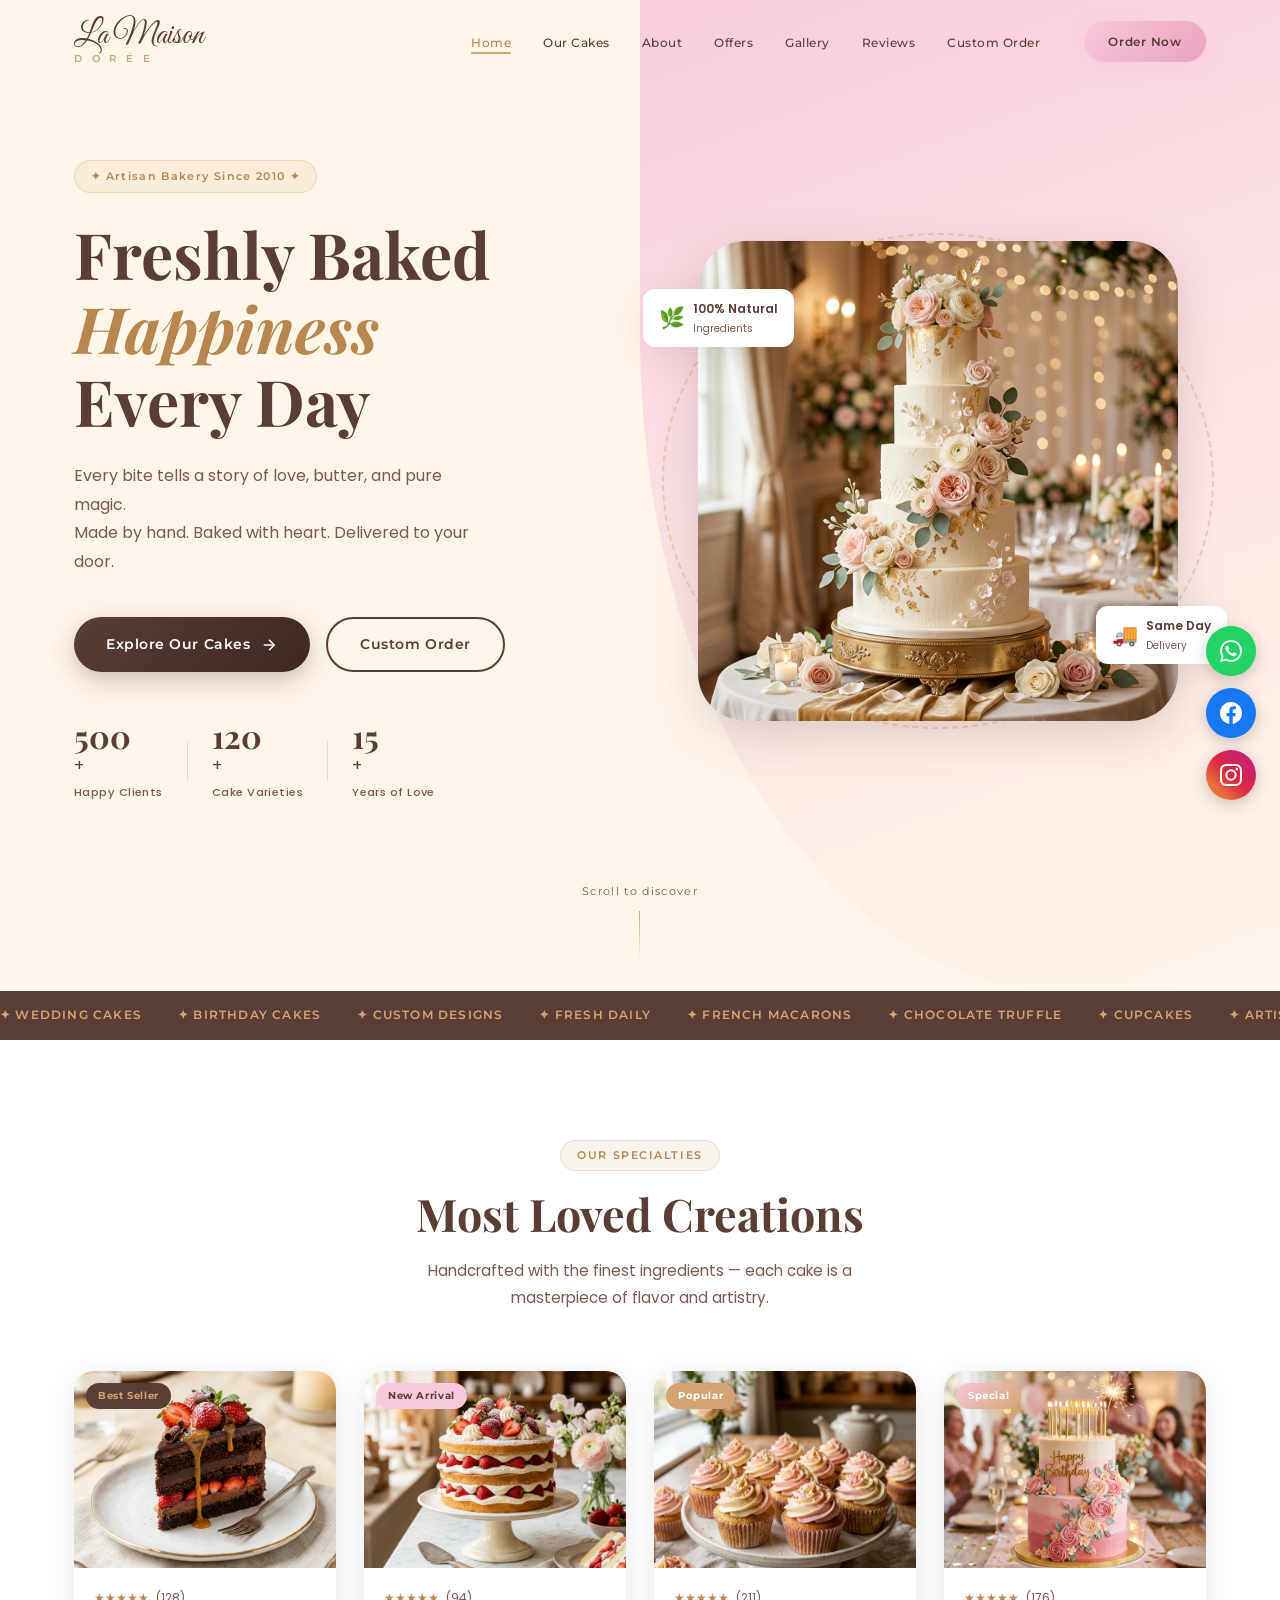
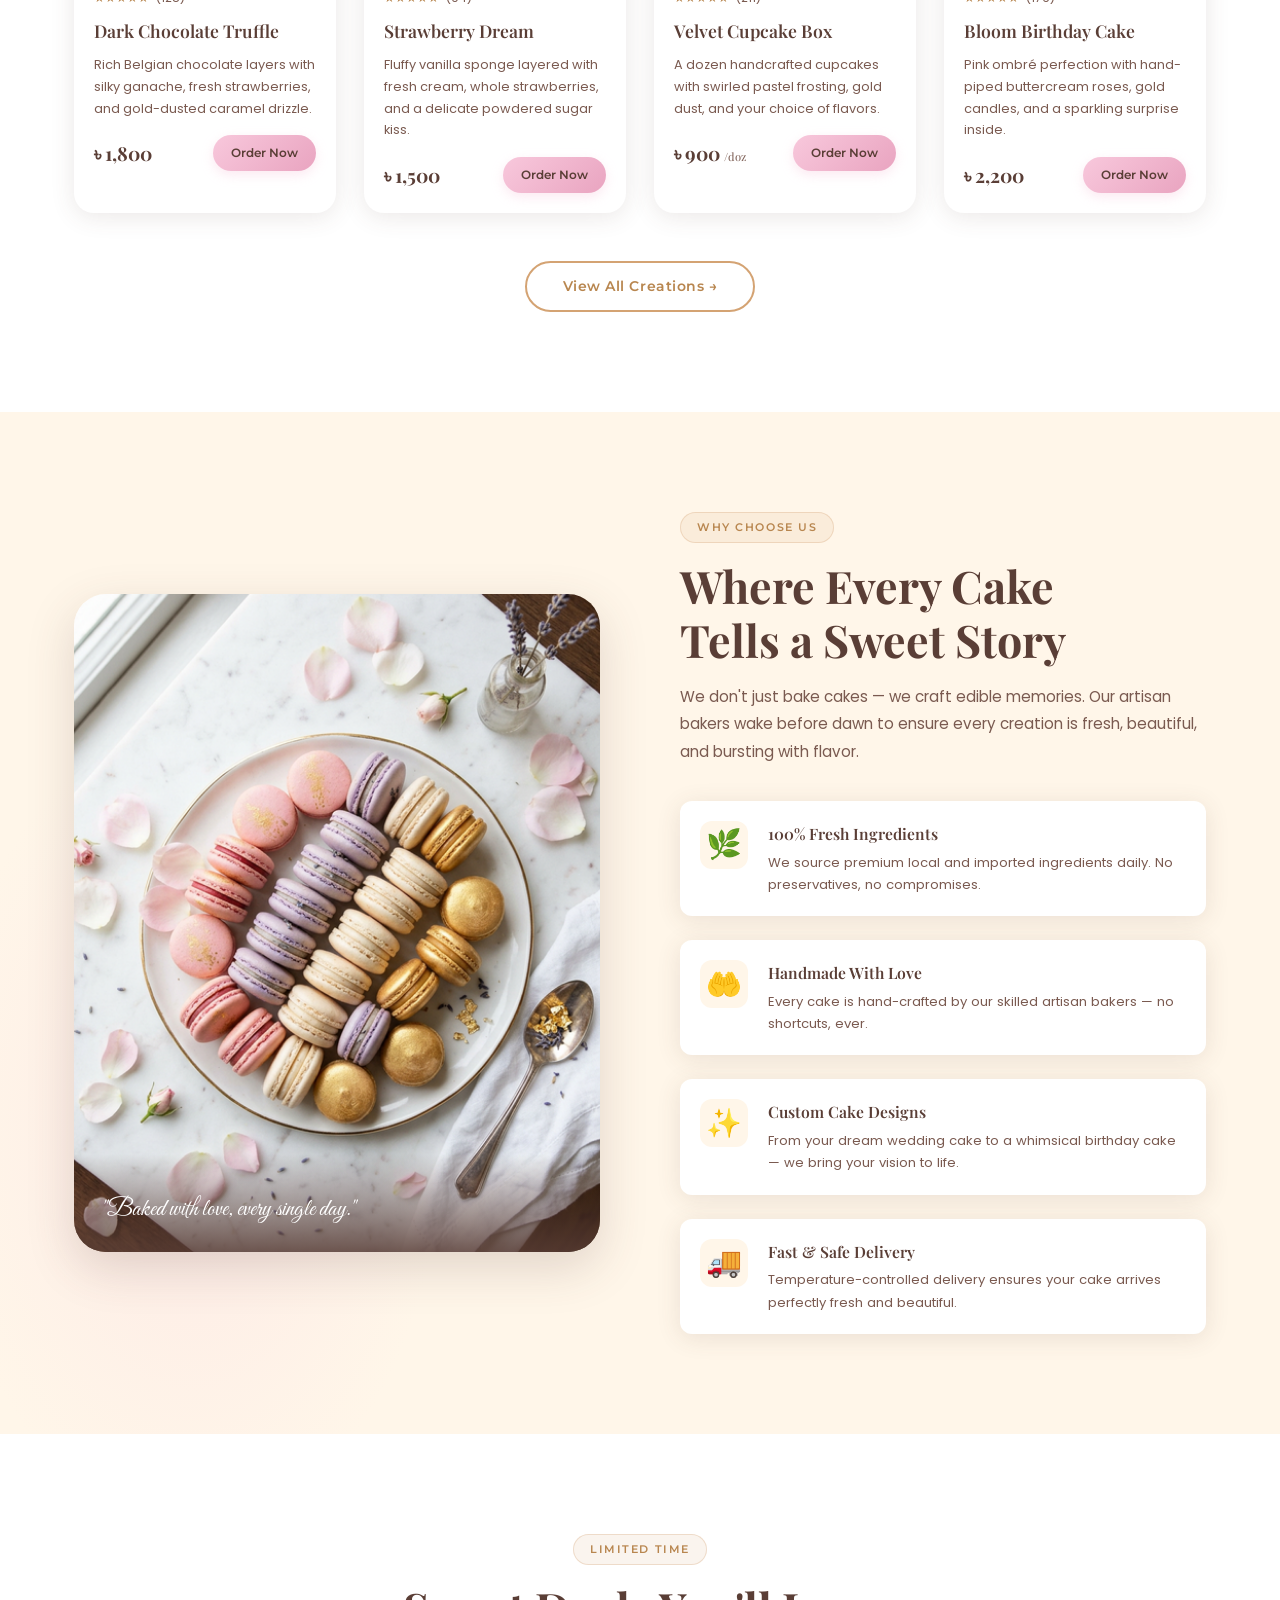
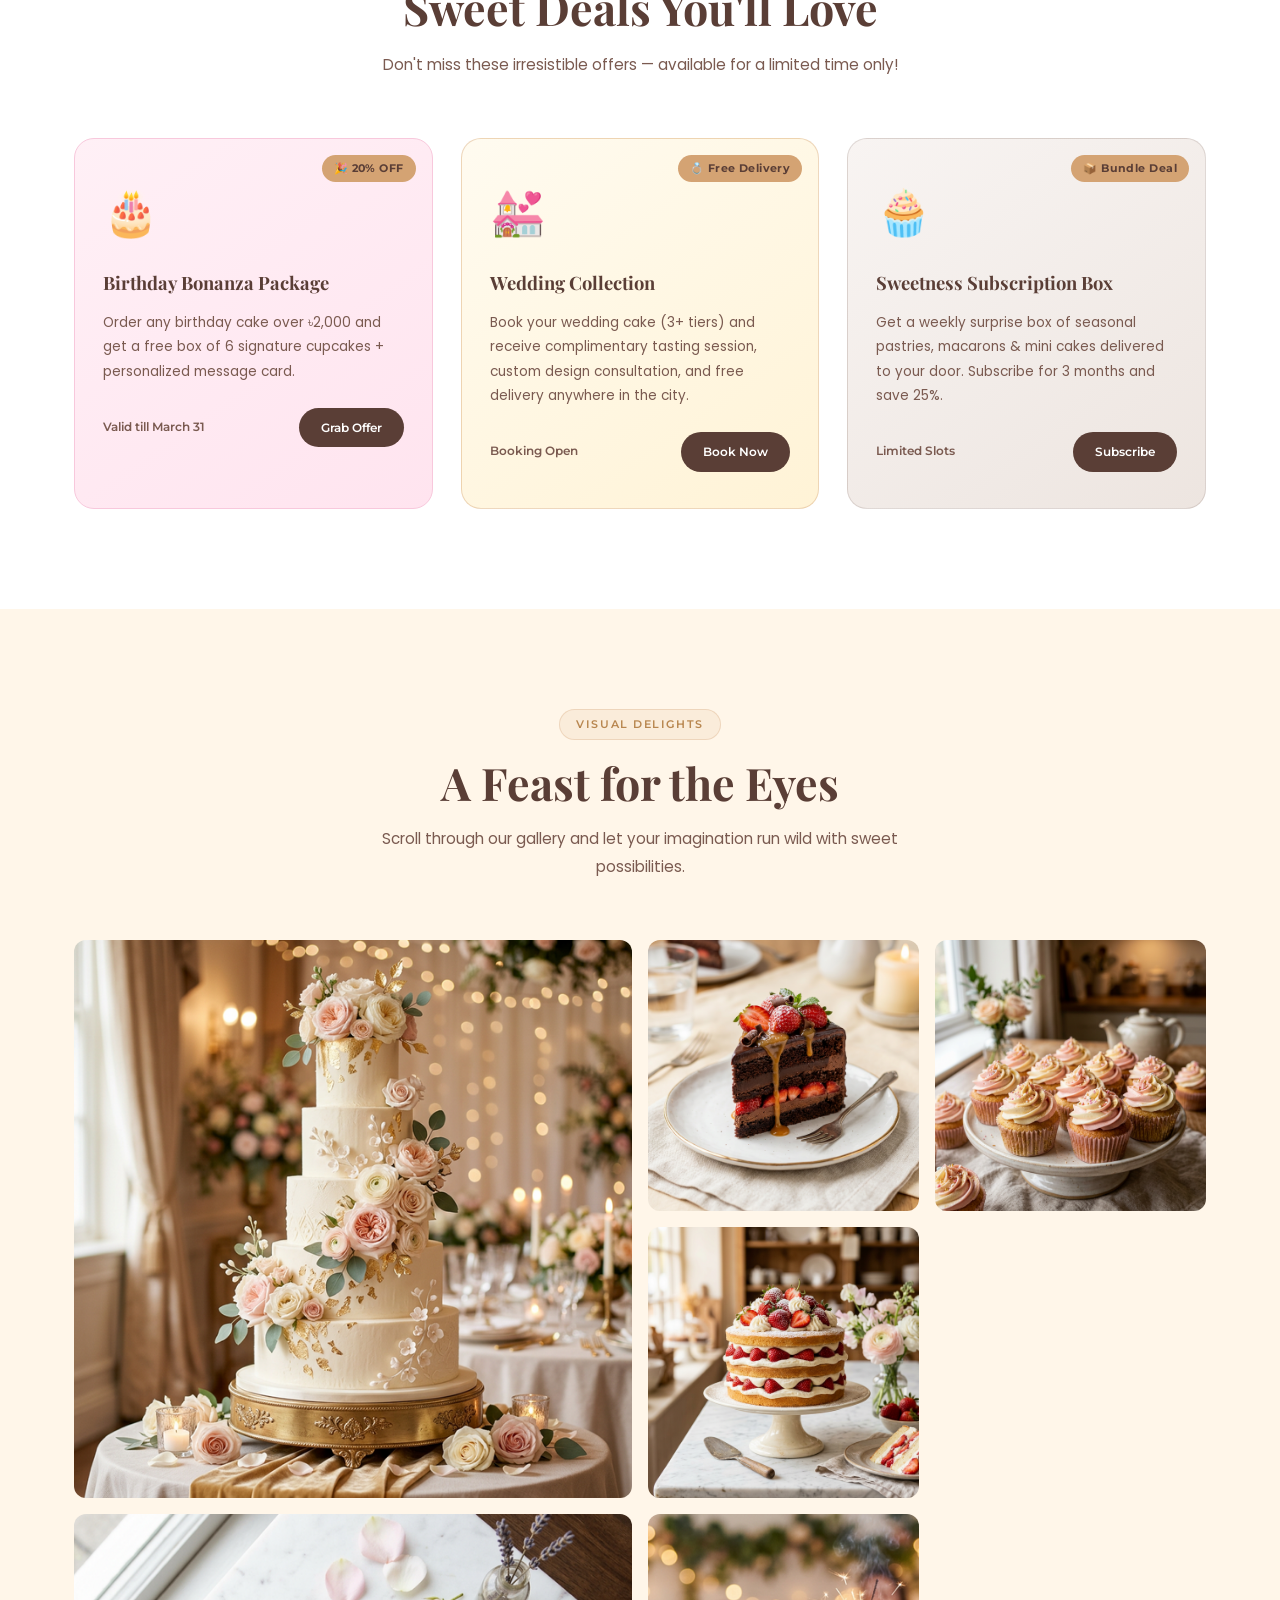
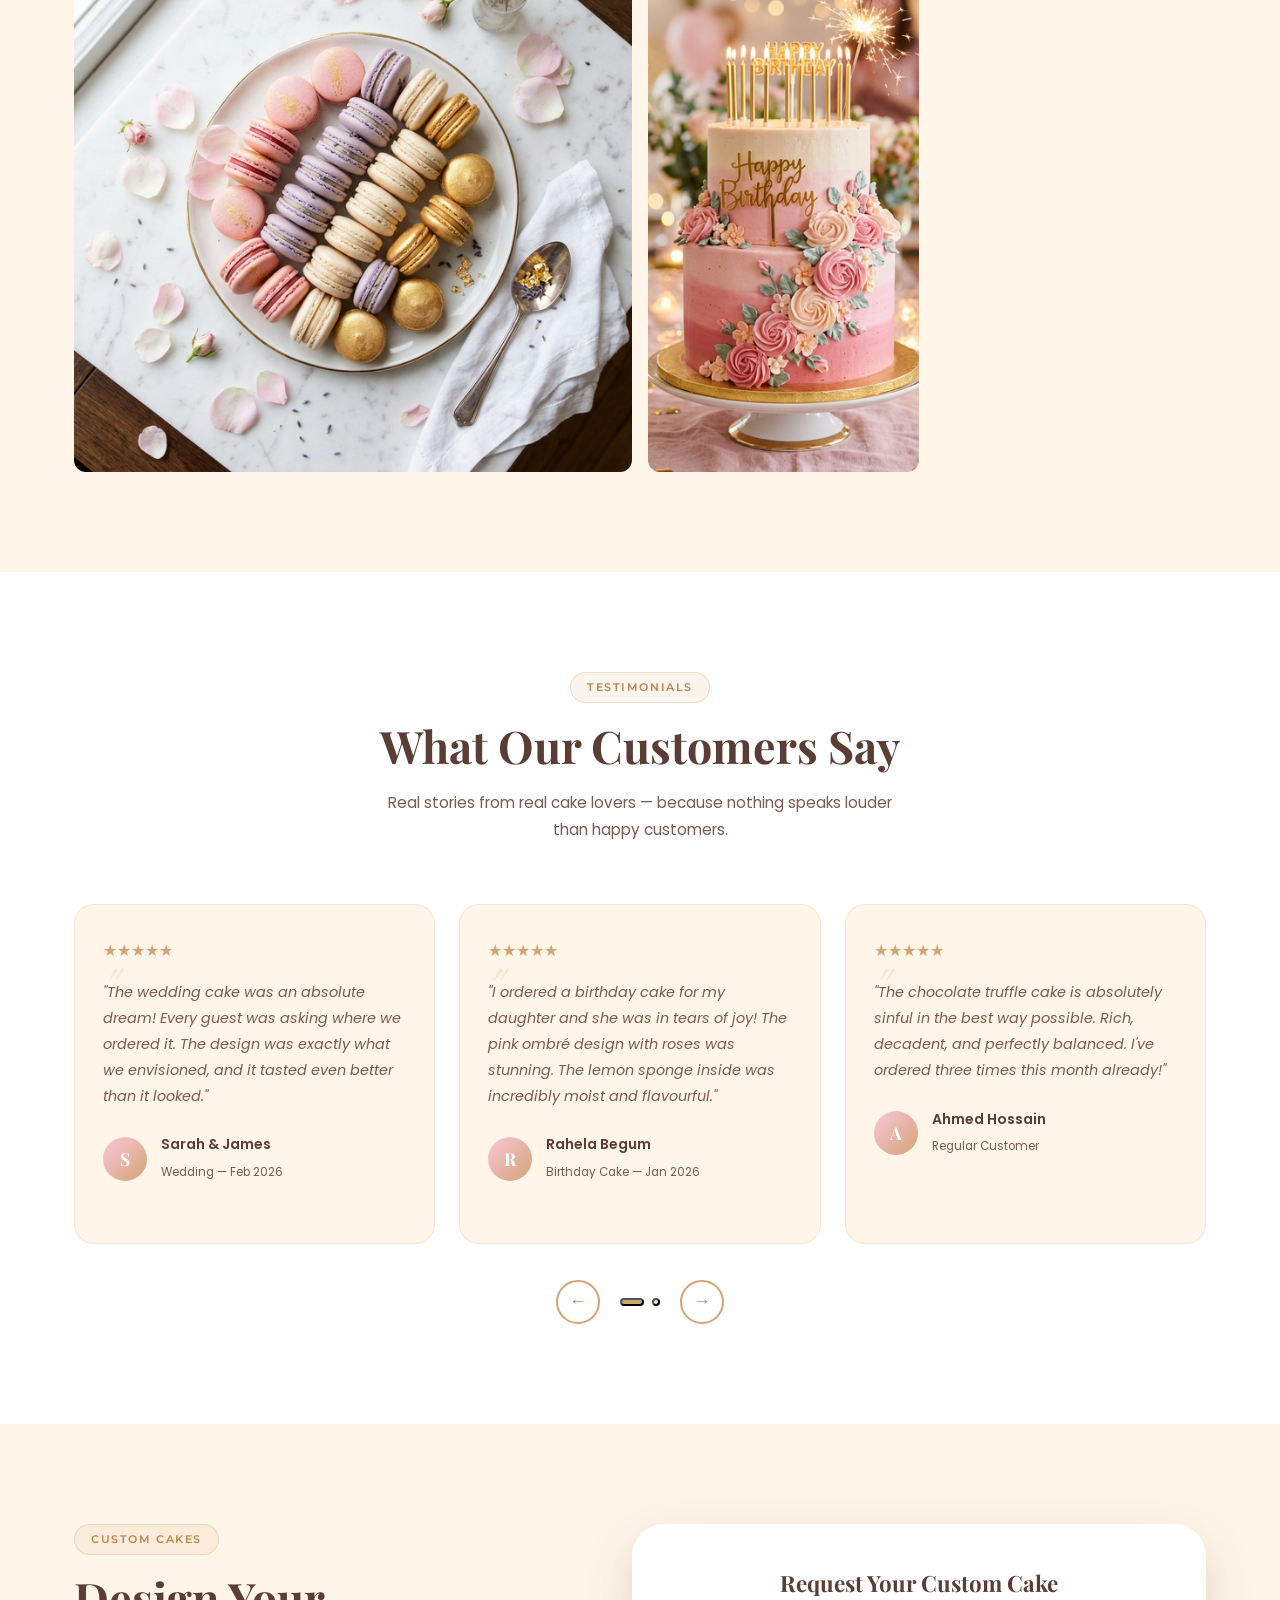
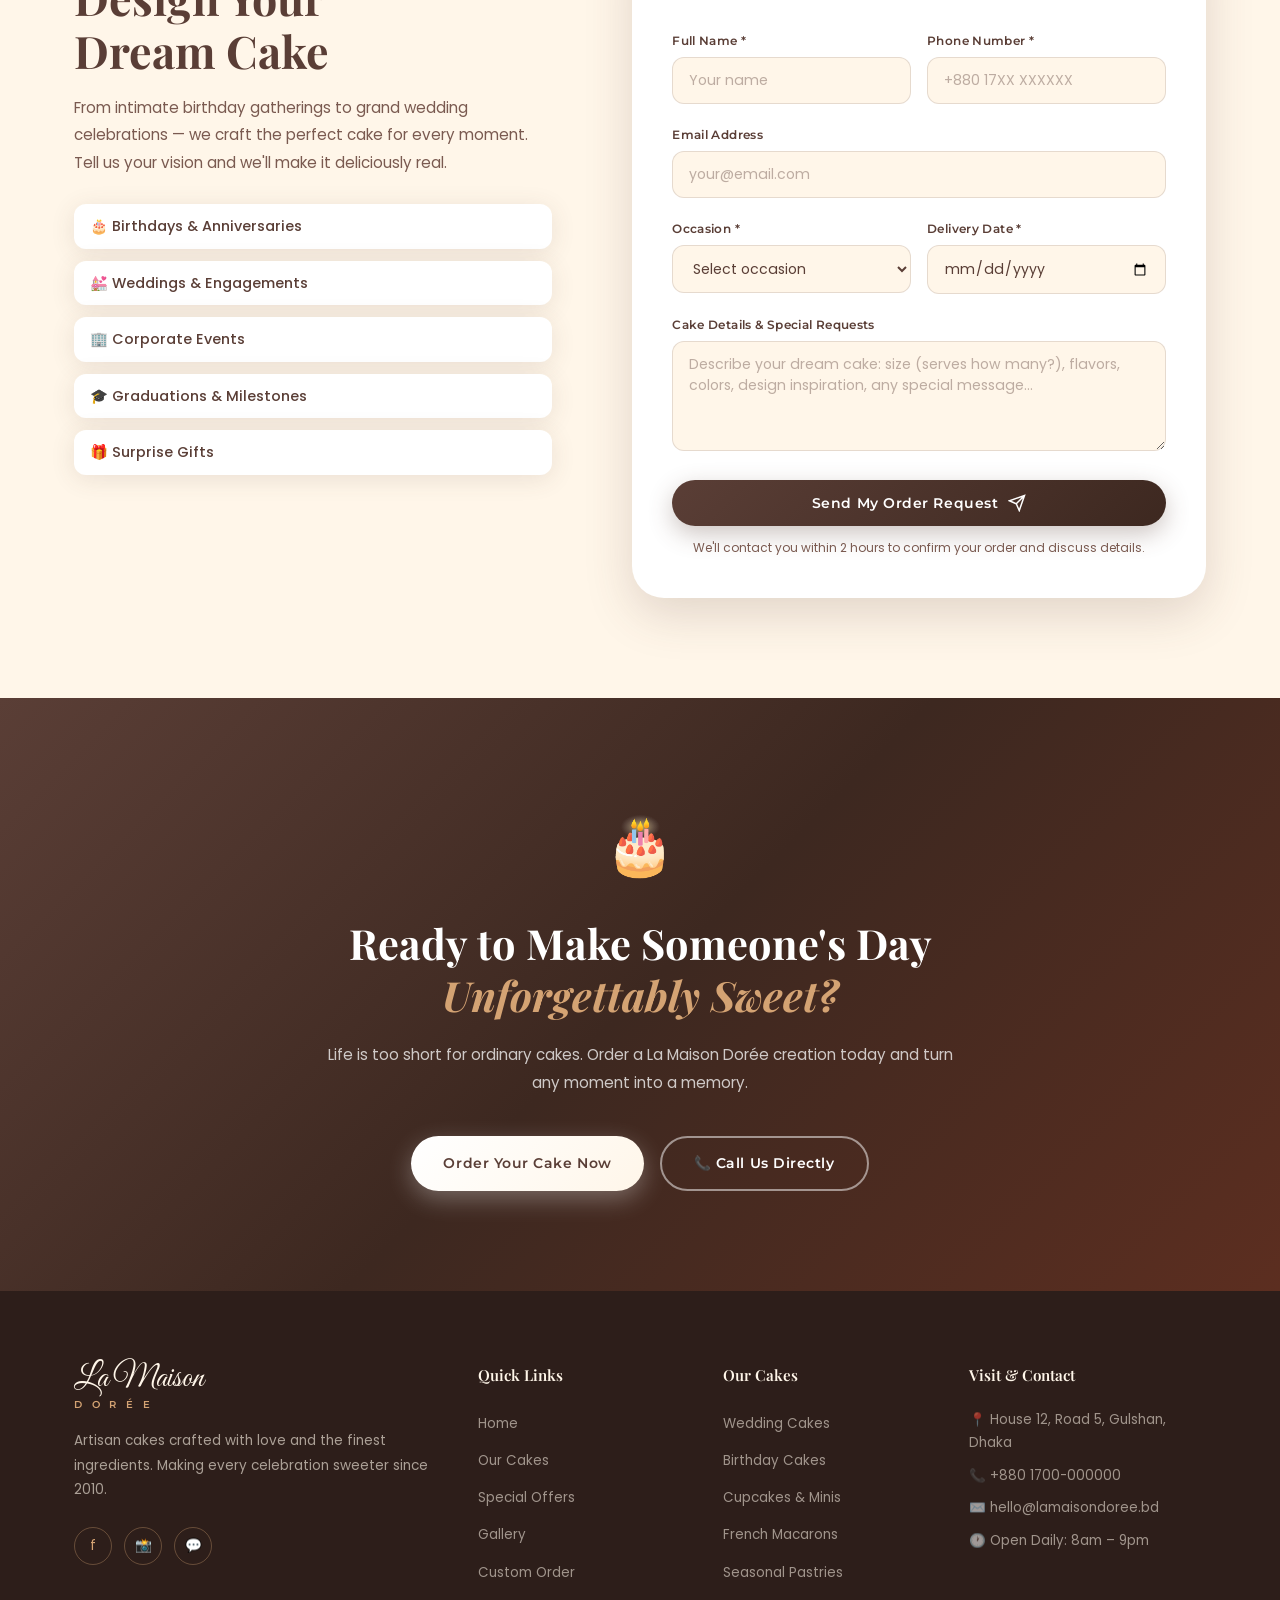
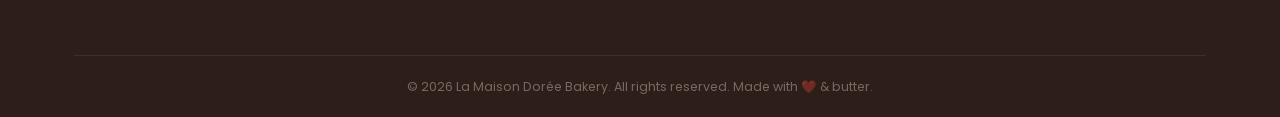
<file: index.html>
<!DOCTYPE html>
<html lang="en">
<head>
  <meta charset="UTF-8" />
  <meta name="viewport" content="width=device-width, initial-scale=1.0" />
  <title>La Maison Dorée – Freshly Baked Happiness Every Day</title>
  <meta name="description" content="La Maison Dorée is a premium artisan bakery offering handcrafted cakes, pastries, and custom celebration cakes made with the finest ingredients. Order online for same-day delivery." />
  <link rel="preconnect" href="https://fonts.googleapis.com" />
  <link rel="preconnect" href="https://fonts.gstatic.com" crossorigin />
  <link href="https://fonts.googleapis.com/css2?family=Great+Vibes&family=Playfair+Display:ital,wght@0,400;0,600;0,700;1,400&family=Montserrat:wght@300;400;500;600;700&family=Poppins:wght@300;400;500;600&display=swap" rel="stylesheet" />
  <link rel="stylesheet" href="style.css" />
  <link rel="stylesheet" href="cakes.css" />
</head>
<body>

  <!-- ========== LOADER ========== -->
  <div class="loader" id="loader">
    <div class="loader-inner">
      <div class="loader-logo">La Maison Dorée</div>
      <div class="loader-bar"><div class="loader-fill"></div></div>
    </div>
  </div>

  <!-- ========== NAVBAR ========== -->
  <nav class="navbar" id="navbar">
    <div class="nav-container">
      <a href="#" class="nav-logo">
        <span class="logo-script">La Maison</span>
        <span class="logo-sub">D O R É E</span>
      </a>
      <ul class="nav-links" id="navLinks">
        <li><a href="#home" class="nav-link active">Home</a></li>
        <li><a href="our-cakes.html" class="nav-link">Our Cakes</a></li>
        <li><a href="#why-us" class="nav-link">About</a></li>
        <li><a href="#offers" class="nav-link">Offers</a></li>
        <li><a href="#gallery" class="nav-link">Gallery</a></li>
        <li><a href="#reviews" class="nav-link">Reviews</a></li>
        <li><a href="#custom-order" class="nav-link">Custom Order</a></li>
      </ul>
      <a href="#custom-order" class="nav-cta-btn">Order Now</a>
      <button class="hamburger" id="hamburger" aria-label="Toggle menu">
        <span></span><span></span><span></span>
      </button>
    </div>
  </nav>

  <!-- ========== HERO SECTION ========== -->
  <section class="hero" id="home">
    <div class="hero-bg-shape"></div>
    <div class="hero-content">
      <div class="hero-text" data-reveal="left">
        <span class="hero-badge">✦ Artisan Bakery Since 2010 ✦</span>
        <h1 class="hero-title">
          Freshly Baked<br />
          <em>Happiness</em><br />
          Every Day
        </h1>
        <p class="hero-tagline">
          Every bite tells a story of love, butter, and pure magic.<br />
          Made by hand. Baked with heart. Delivered to your door.
        </p>
        <div class="hero-actions">
          <a href="#featured" class="btn btn-primary" id="heroOrderBtn">
            <span>Explore Our Cakes</span>
            <svg viewBox="0 0 24 24" fill="none" stroke="currentColor" stroke-width="2"><path d="M5 12h14M12 5l7 7-7 7"/></svg>
          </a>
          <a href="#custom-order" class="btn btn-outline" id="heroCustomBtn">Custom Order</a>
        </div>
        <div class="hero-stats">
          <div class="stat">
            <span class="stat-num" data-count="500">0</span><span>+</span>
            <span class="stat-label">Happy Clients</span>
          </div>
          <div class="stat-divider"></div>
          <div class="stat">
            <span class="stat-num" data-count="120">0</span><span>+</span>
            <span class="stat-label">Cake Varieties</span>
          </div>
          <div class="stat-divider"></div>
          <div class="stat">
            <span class="stat-num" data-count="15">0</span><span>+</span>
            <span class="stat-label">Years of Love</span>
          </div>
        </div>
      </div>
      <div class="hero-image-wrap" data-reveal="right">
        <div class="hero-img-backdrop"></div>
        <div class="hero-img-ring"></div>
        <img src="images/hero_cake.png" alt="Luxurious multi-tiered celebration cake" class="hero-img" id="heroCakeImg" />
        <div class="hero-float-badge badge-fresh">
          <span class="badge-icon">🌿</span>
          <span>100% Natural<br /><small>Ingredients</small></span>
        </div>
        <div class="hero-float-badge badge-delivery">
          <span class="badge-icon">🚚</span>
          <span>Same Day<br /><small>Delivery</small></span>
        </div>
      </div>
    </div>
    <div class="hero-scroll-hint">
      <span>Scroll to discover</span>
      <div class="scroll-line"></div>
    </div>
  </section>

  <!-- ========== MARQUEE STRIP ========== -->
  <div class="marquee-strip">
    <div class="marquee-track">
      <span>✦ Wedding Cakes</span>
      <span>✦ Birthday Cakes</span>
      <span>✦ Custom Designs</span>
      <span>✦ Fresh Daily</span>
      <span>✦ French Macarons</span>
      <span>✦ Chocolate Truffle</span>
      <span>✦ Cupcakes</span>
      <span>✦ Artisan Pastries</span>
      <span>✦ Wedding Cakes</span>
      <span>✦ Birthday Cakes</span>
      <span>✦ Custom Designs</span>
      <span>✦ Fresh Daily</span>
      <span>✦ French Macarons</span>
      <span>✦ Chocolate Truffle</span>
      <span>✦ Cupcakes</span>
      <span>✦ Artisan Pastries</span>
    </div>
  </div>

  <!-- ========== FEATURED CAKES ========== -->
  <section class="featured" id="featured">
    <div class="container">
      <div class="section-header" data-reveal="up">
        <span class="section-badge">Our Specialties</span>
        <h2 class="section-title">Most Loved Creations</h2>
        <p class="section-sub">Handcrafted with the finest ingredients — each cake is a masterpiece of flavor and artistry.</p>
      </div>
      <div class="cakes-grid">

        <div class="cake-card" data-reveal="up">
          <div class="cake-img-wrap">
            <img src="images/chocolate_cake.png" alt="Chocolate Truffle Cake" class="cake-img" loading="lazy" />
            <div class="cake-overlay">
              <a href="#custom-order" class="overlay-btn">Quick Order</a>
            </div>
            <span class="cake-badge bestseller">Best Seller</span>
          </div>
          <div class="cake-info">
            <div class="cake-rating">★★★★★ <span>(128)</span></div>
            <h3 class="cake-name">Dark Chocolate Truffle</h3>
            <p class="cake-desc">Rich Belgian chocolate layers with silky ganache, fresh strawberries, and gold-dusted caramel drizzle.</p>
            <div class="cake-footer">
              <span class="cake-price">৳ 1,800</span>
              <a href="#custom-order" class="btn-order" id="orderChocolateCake">Order Now</a>
            </div>
          </div>
        </div>

        <div class="cake-card" data-reveal="up" style="--delay: 0.1s">
          <div class="cake-img-wrap">
            <img src="images/strawberry_cake.png" alt="Strawberry Shortcake" class="cake-img" loading="lazy" />
            <div class="cake-overlay">
              <a href="#custom-order" class="overlay-btn">Quick Order</a>
            </div>
            <span class="cake-badge new">New Arrival</span>
          </div>
          <div class="cake-info">
            <div class="cake-rating">★★★★★ <span>(94)</span></div>
            <h3 class="cake-name">Strawberry Dream</h3>
            <p class="cake-desc">Fluffy vanilla sponge layered with fresh cream, whole strawberries, and a delicate powdered sugar kiss.</p>
            <div class="cake-footer">
              <span class="cake-price">৳ 1,500</span>
              <a href="#custom-order" class="btn-order" id="orderStrawberryCake">Order Now</a>
            </div>
          </div>
        </div>

        <div class="cake-card" data-reveal="up" style="--delay: 0.2s">
          <div class="cake-img-wrap">
            <img src="images/cupcakes.png" alt="Premium Cupcakes" class="cake-img" loading="lazy" />
            <div class="cake-overlay">
              <a href="#custom-order" class="overlay-btn">Quick Order</a>
            </div>
            <span class="cake-badge popular">Popular</span>
          </div>
          <div class="cake-info">
            <div class="cake-rating">★★★★★ <span>(211)</span></div>
            <h3 class="cake-name">Velvet Cupcake Box</h3>
            <p class="cake-desc">A dozen handcrafted cupcakes with swirled pastel frosting, gold dust, and your choice of flavors.</p>
            <div class="cake-footer">
              <span class="cake-price">৳ 900 <small>/doz</small></span>
              <a href="#custom-order" class="btn-order" id="orderCupcakes">Order Now</a>
            </div>
          </div>
        </div>

        <div class="cake-card" data-reveal="up" style="--delay: 0.3s">
          <div class="cake-img-wrap">
            <img src="images/birthday_cake.png" alt="Birthday Cake" class="cake-img" loading="lazy" />
            <div class="cake-overlay">
              <a href="#custom-order" class="overlay-btn">Quick Order</a>
            </div>
            <span class="cake-badge special">Special</span>
          </div>
          <div class="cake-info">
            <div class="cake-rating">★★★★★ <span>(176)</span></div>
            <h3 class="cake-name">Bloom Birthday Cake</h3>
            <p class="cake-desc">Pink ombré perfection with hand-piped buttercream roses, gold candles, and a sparkling surprise inside.</p>
            <div class="cake-footer">
              <span class="cake-price">৳ 2,200</span>
              <a href="#custom-order" class="btn-order" id="orderBirthdayCake">Order Now</a>
            </div>
          </div>
        </div>

      </div>
      <div class="view-all-wrap" data-reveal="up">
        <a href="our-cakes.html" class="btn btn-outline-gold" id="viewAllCakes">View All Creations →</a>
      </div>
    </div>
  </section>

  <!-- ========== WHY CHOOSE US ========== -->
  <section class="why-us" id="why-us">
    <div class="why-bg-blob"></div>
    <div class="container">
      <div class="why-inner">
        <div class="why-image-col" data-reveal="left">
          <div class="why-img-frame">
            <img src="images/macarons.png" alt="Beautiful macarons" class="why-img" loading="lazy" />
            <div class="why-img-overlay">
              <span class="why-quote">"Baked with love, every single day."</span>
            </div>
          </div>
        </div>
        <div class="why-text-col" data-reveal="right">
          <span class="section-badge">Why Choose Us</span>
          <h2 class="section-title">Where Every Cake<br />Tells a Sweet Story</h2>
          <p class="why-intro">We don't just bake cakes — we craft edible memories. Our artisan bakers wake before dawn to ensure every creation is fresh, beautiful, and bursting with flavor.</p>
          <div class="why-features">
            <div class="why-feature" id="featureFresh">
              <div class="why-icon">🌿</div>
              <div class="why-feature-text">
                <h4>100% Fresh Ingredients</h4>
                <p>We source premium local and imported ingredients daily. No preservatives, no compromises.</p>
              </div>
            </div>
            <div class="why-feature" id="featureHandmade">
              <div class="why-icon">🤲</div>
              <div class="why-feature-text">
                <h4>Handmade With Love</h4>
                <p>Every cake is hand-crafted by our skilled artisan bakers — no shortcuts, ever.</p>
              </div>
            </div>
            <div class="why-feature" id="featureCustom">
              <div class="why-icon">✨</div>
              <div class="why-feature-text">
                <h4>Custom Cake Designs</h4>
                <p>From your dream wedding cake to a whimsical birthday cake — we bring your vision to life.</p>
              </div>
            </div>
            <div class="why-feature" id="featureDelivery">
              <div class="why-icon">🚚</div>
              <div class="why-feature-text">
                <h4>Fast & Safe Delivery</h4>
                <p>Temperature-controlled delivery ensures your cake arrives perfectly fresh and beautiful.</p>
              </div>
            </div>
          </div>
        </div>
      </div>
    </div>
  </section>

  <!-- ========== SPECIAL OFFERS ========== -->
  <section class="offers" id="offers">
    <div class="container">
      <div class="section-header" data-reveal="up">
        <span class="section-badge">Limited Time</span>
        <h2 class="section-title">Sweet Deals You'll Love</h2>
        <p class="section-sub">Don't miss these irresistible offers — available for a limited time only!</p>
      </div>
      <div class="offers-grid">

        <div class="offer-card offer-birthday" data-reveal="up">
          <div class="offer-ribbon">🎉 20% OFF</div>
          <div class="offer-icon">🎂</div>
          <h3>Birthday Bonanza Package</h3>
          <p>Order any birthday cake over ৳2,000 and get a free box of 6 signature cupcakes + personalized message card.</p>
          <div class="offer-details">
            <span class="offer-valid">Valid till March 31</span>
            <a href="#custom-order" class="btn-offer" id="offerBirthdayBtn">Grab Offer</a>
          </div>
        </div>

        <div class="offer-card offer-wedding" data-reveal="up" style="--delay: 0.15s">
          <div class="offer-ribbon">💍 Free Delivery</div>
          <div class="offer-icon">💒</div>
          <h3>Wedding Collection</h3>
          <p>Book your wedding cake (3+ tiers) and receive complimentary tasting session, custom design consultation, and free delivery anywhere in the city.</p>
          <div class="offer-details">
            <span class="offer-valid">Booking Open</span>
            <a href="#custom-order" class="btn-offer" id="offerWeddingBtn">Book Now</a>
          </div>
        </div>

        <div class="offer-card offer-box" data-reveal="up" style="--delay: 0.3s">
          <div class="offer-ribbon">📦 Bundle Deal</div>
          <div class="offer-icon">🧁</div>
          <h3>Sweetness Subscription Box</h3>
          <p>Get a weekly surprise box of seasonal pastries, macarons & mini cakes delivered to your door. Subscribe for 3 months and save 25%.</p>
          <div class="offer-details">
            <span class="offer-valid">Limited Slots</span>
            <a href="#custom-order" class="btn-offer" id="offerBoxBtn">Subscribe</a>
          </div>
        </div>

      </div>
    </div>
  </section>

  <!-- ========== GALLERY ========== -->
  <section class="gallery" id="gallery">
    <div class="container">
      <div class="section-header" data-reveal="up">
        <span class="section-badge">Visual Delights</span>
        <h2 class="section-title">A Feast for the Eyes</h2>
        <p class="section-sub">Scroll through our gallery and let your imagination run wild with sweet possibilities.</p>
      </div>
      <div class="gallery-grid" data-reveal="up">
        <div class="gallery-item gallery-large">
          <img src="images/hero_cake.png" alt="Tiered wedding cake" loading="lazy" />
          <div class="gallery-hover"><span>Wedding Collection</span></div>
        </div>
        <div class="gallery-item">
          <img src="images/chocolate_cake.png" alt="Chocolate truffle" loading="lazy" />
          <div class="gallery-hover"><span>Chocolate Truffle</span></div>
        </div>
        <div class="gallery-item">
          <img src="images/cupcakes.png" alt="Cupcakes" loading="lazy" />
          <div class="gallery-hover"><span>Velvet Cupcakes</span></div>
        </div>
        <div class="gallery-item">
          <img src="images/strawberry_cake.png" alt="Strawberry cake" loading="lazy" />
          <div class="gallery-hover"><span>Strawberry Dream</span></div>
        </div>
        <div class="gallery-item gallery-wide">
          <img src="images/macarons.png" alt="Macarons" loading="lazy" />
          <div class="gallery-hover"><span>French Macarons</span></div>
        </div>
        <div class="gallery-item">
          <img src="images/birthday_cake.png" alt="Birthday cake" loading="lazy" />
          <div class="gallery-hover"><span>Bloom Birthday</span></div>
        </div>
      </div>
    </div>
  </section>

  <!-- ========== REVIEWS ========== -->
  <section class="reviews" id="reviews">
    <div class="container">
      <div class="section-header" data-reveal="up">
        <span class="section-badge">Testimonials</span>
        <h2 class="section-title">What Our Customers Say</h2>
        <p class="section-sub">Real stories from real cake lovers — because nothing speaks louder than happy customers.</p>
      </div>
      <div class="reviews-slider-wrap" data-reveal="up">
        <div class="reviews-track" id="reviewsTrack">

          <div class="review-card">
            <div class="review-stars">★★★★★</div>
            <p class="review-text">"The wedding cake was an absolute dream! Every guest was asking where we ordered it. The design was exactly what we envisioned, and it tasted even better than it looked."</p>
            <div class="reviewer">
              <div class="reviewer-avatar">S</div>
              <div>
                <strong>Sarah & James</strong>
                <span>Wedding — Feb 2026</span>
              </div>
            </div>
          </div>

          <div class="review-card">
            <div class="review-stars">★★★★★</div>
            <p class="review-text">"I ordered a birthday cake for my daughter and she was in tears of joy! The pink ombré design with roses was stunning. The lemon sponge inside was incredibly moist and flavourful."</p>
            <div class="reviewer">
              <div class="reviewer-avatar">R</div>
              <div>
                <strong>Rahela Begum</strong>
                <span>Birthday Cake — Jan 2026</span>
              </div>
            </div>
          </div>

          <div class="review-card">
            <div class="review-stars">★★★★★</div>
            <p class="review-text">"The chocolate truffle cake is absolutely sinful in the best way possible. Rich, decadent, and perfectly balanced. I've ordered three times this month already!"</p>
            <div class="reviewer">
              <div class="reviewer-avatar">A</div>
              <div>
                <strong>Ahmed Hossain</strong>
                <span>Regular Customer</span>
              </div>
            </div>
          </div>

          <div class="review-card">
            <div class="review-stars">★★★★★</div>
            <p class="review-text">"Their cupcake subscription box is the highlight of my week! Every box is a delightful surprise — beautifully decorated and absolutely delicious. La Maison Dorée has ruined all other bakeries for me!"</p>
            <div class="reviewer">
              <div class="reviewer-avatar">F</div>
              <div>
                <strong>Farhana Islam</strong>
                <span>Subscription Customer</span>
              </div>
            </div>
          </div>

          <div class="review-card">
            <div class="review-stars">★★★★★</div>
            <p class="review-text">"Ordered a custom corporate cake for our company anniversary. The team was professional, the design was flawless, and the delivery was right on time. Truly a 5-star experience!"</p>
            <div class="reviewer">
              <div class="reviewer-avatar">T</div>
              <div>
                <strong>Tanvir Rahman</strong>
                <span>Corporate Event — Dec 2025</span>
              </div>
            </div>
          </div>

        </div>
        <div class="reviews-controls">
          <button class="review-btn" id="reviewPrev" aria-label="Previous review">←</button>
          <div class="review-dots" id="reviewDots"></div>
          <button class="review-btn" id="reviewNext" aria-label="Next review">→</button>
        </div>
      </div>
    </div>
  </section>

  <!-- ========== CUSTOM ORDER SECTION ========== -->
  <section class="custom-order" id="custom-order">
    <div class="container">
      <div class="custom-order-inner">
        <div class="custom-order-text" data-reveal="left">
          <span class="section-badge">Custom Cakes</span>
          <h2 class="section-title">Design Your<br />Dream Cake</h2>
          <p>From intimate birthday gatherings to grand wedding celebrations — we craft the perfect cake for every moment. Tell us your vision and we'll make it deliciously real.</p>
          <ul class="custom-perks">
            <li>🎂 Birthdays & Anniversaries</li>
            <li>💒 Weddings & Engagements</li>
            <li>🏢 Corporate Events</li>
            <li>🎓 Graduations & Milestones</li>
            <li>🎁 Surprise Gifts</li>
          </ul>
        </div>
        <div class="custom-order-form" data-reveal="right">
          <form class="order-form" id="customOrderForm" novalidate>
            <h3>Request Your Custom Cake</h3>
            <div class="form-row">
              <div class="form-group">
                <label for="custName">Full Name *</label>
                <input type="text" id="custName" name="name" placeholder="Your name" required />
              </div>
              <div class="form-group">
                <label for="custPhone">Phone Number *</label>
                <input type="tel" id="custPhone" name="phone" placeholder="+880 17XX XXXXXX" required />
              </div>
            </div>
            <div class="form-group">
              <label for="custEmail">Email Address</label>
              <input type="email" id="custEmail" name="email" placeholder="your@email.com" />
            </div>
            <div class="form-row">
              <div class="form-group">
                <label for="cakeType">Occasion *</label>
                <select id="cakeType" name="occasion" required>
                  <option value="">Select occasion</option>
                  <option value="birthday">Birthday</option>
                  <option value="wedding">Wedding</option>
                  <option value="anniversary">Anniversary</option>
                  <option value="corporate">Corporate Event</option>
                  <option value="graduation">Graduation</option>
                  <option value="other">Other</option>
                </select>
              </div>
              <div class="form-group">
                <label for="deliveryDate">Delivery Date *</label>
                <input type="date" id="deliveryDate" name="date" required />
              </div>
            </div>
            <div class="form-group">
              <label for="cakeDetails">Cake Details & Special Requests</label>
              <textarea id="cakeDetails" name="details" rows="4" placeholder="Describe your dream cake: size (serves how many?), flavors, colors, design inspiration, any special message..."></textarea>
            </div>
            <button type="submit" class="btn btn-primary btn-full" id="submitOrderBtn">
              <span>Send My Order Request</span>
              <svg viewBox="0 0 24 24" fill="none" stroke="currentColor" stroke-width="2"><path d="M22 2L11 13M22 2l-7 20-4-9-9-4 20-7z"/></svg>
            </button>
            <p class="form-note">We'll contact you within 2 hours to confirm your order and discuss details.</p>
          </form>
        </div>
      </div>
    </div>
  </section>

  <!-- ========== FINAL CTA ========== -->
  <section class="final-cta">
    <div class="cta-bg"></div>
    <div class="container">
      <div class="cta-content" data-reveal="up">
        <span class="cta-icon">🎂</span>
        <h2>Ready to Make Someone's Day<br /><em>Unforgettably Sweet?</em></h2>
        <p>Life is too short for ordinary cakes. Order a La Maison Dorée creation today and turn any moment into a memory.</p>
        <div class="cta-buttons">
          <a href="#custom-order" class="btn btn-primary-light" id="ctaOrderBtn">Order Your Cake Now</a>
          <a href="tel:+8801700000000" class="btn btn-ghost" id="ctaCallBtn">📞 Call Us Directly</a>
        </div>
      </div>
    </div>
  </section>

  <!-- ========== FOOTER ========== -->
  <footer class="footer">
    <div class="container">
      <div class="footer-grid">
        <div class="footer-brand">
          <div class="footer-logo">
            <span class="logo-script">La Maison</span>
            <span class="logo-sub">D O R É E</span>
          </div>
          <p>Artisan cakes crafted with love and the finest ingredients. Making every celebration sweeter since 2010.</p>
          <div class="footer-social">
            <a href="#" class="social-link" aria-label="Facebook">f</a>
            <a href="#" class="social-link" aria-label="Instagram">📸</a>
            <a href="#" class="social-link" aria-label="WhatsApp">💬</a>
          </div>
        </div>
        <div class="footer-links-col">
          <h4>Quick Links</h4>
          <ul>
            <li><a href="#home">Home</a></li>
            <li><a href="#featured">Our Cakes</a></li>
            <li><a href="#offers">Special Offers</a></li>
            <li><a href="#gallery">Gallery</a></li>
            <li><a href="#custom-order">Custom Order</a></li>
          </ul>
        </div>
        <div class="footer-links-col">
          <h4>Our Cakes</h4>
          <ul>
            <li><a href="#custom-order">Wedding Cakes</a></li>
            <li><a href="#custom-order">Birthday Cakes</a></li>
            <li><a href="#custom-order">Cupcakes & Minis</a></li>
            <li><a href="#custom-order">French Macarons</a></li>
            <li><a href="#custom-order">Seasonal Pastries</a></li>
          </ul>
        </div>
        <div class="footer-contact-col">
          <h4>Visit & Contact</h4>
          <ul>
            <li>📍 House 12, Road 5, Gulshan, Dhaka</li>
            <li>📞 +880 1700-000000</li>
            <li>✉️ hello@lamaisondoree.bd</li>
            <li>🕐 Open Daily: 8am – 9pm</li>
          </ul>
        </div>
      </div>
      <div class="footer-bottom">
        <p>© 2026 La Maison Dorée Bakery. All rights reserved. Made with ❤️ & butter.</p>
      </div>
    </div>
  </footer>

  <!-- ========== TOAST NOTIFICATION ========== -->
  <div class="toast" id="toast">
    <span class="toast-icon">🎂</span>
    <span class="toast-msg" id="toastMsg">Order request sent successfully!</span>
  </div>

  <!-- ========== FLOATING SOCIAL BUTTONS ========== -->
  <div class="floating-socials" id="floatingSocials">
    <a href="https://wa.me/8801700000000" target="_blank" rel="noopener" class="float-btn float-whatsapp" id="floatWhatsapp" aria-label="Chat on WhatsApp" title="Chat on WhatsApp">
      <svg viewBox="0 0 24 24" fill="currentColor"><path d="M17.472 14.382c-.297-.149-1.758-.867-2.03-.967-.273-.099-.471-.148-.67.15-.197.297-.767.966-.94 1.164-.173.199-.347.223-.644.075-.297-.15-1.255-.463-2.39-1.475-.883-.788-1.48-1.761-1.653-2.059-.173-.297-.018-.458.13-.606.134-.133.298-.347.446-.52.149-.174.198-.298.298-.497.099-.198.05-.371-.025-.52-.075-.149-.669-1.612-.916-2.207-.242-.579-.487-.5-.669-.51-.173-.008-.371-.01-.57-.01-.198 0-.52.074-.792.372-.272.297-1.04 1.016-1.04 2.479 0 1.462 1.065 2.875 1.213 3.074.149.198 2.096 3.2 5.077 4.487.709.306 1.262.489 1.694.625.712.227 1.36.195 1.871.118.571-.085 1.758-.719 2.006-1.413.248-.694.248-1.289.173-1.413-.074-.124-.272-.198-.57-.347m-5.421 7.403h-.004a9.87 9.87 0 01-5.031-1.378l-.361-.214-3.741.982.998-3.648-.235-.374a9.86 9.86 0 01-1.51-5.26c.001-5.45 4.436-9.884 9.888-9.884 2.64 0 5.122 1.03 6.988 2.898a9.825 9.825 0 012.893 6.994c-.003 5.45-4.437 9.884-9.885 9.884m8.413-18.297A11.815 11.815 0 0012.05 0C5.495 0 .16 5.335.157 11.892c0 2.096.547 4.142 1.588 5.945L.057 24l6.305-1.654a11.882 11.882 0 005.683 1.448h.005c6.554 0 11.89-5.335 11.893-11.893a11.821 11.821 0 00-3.48-8.413z"/></svg>
    </a>
    <a href="https://facebook.com" target="_blank" rel="noopener" class="float-btn float-facebook" id="floatFacebook" aria-label="Follow on Facebook" title="Follow on Facebook">
      <svg viewBox="0 0 24 24" fill="currentColor"><path d="M24 12.073c0-6.627-5.373-12-12-12s-12 5.373-12 12c0 5.99 4.388 10.954 10.125 11.854v-8.385H7.078v-3.47h3.047V9.43c0-3.007 1.792-4.669 4.533-4.669 1.312 0 2.686.235 2.686.235v2.953H15.83c-1.491 0-1.956.925-1.956 1.874v2.25h3.328l-.532 3.47h-2.796v8.385C19.612 23.027 24 18.062 24 12.073z"/></svg>
    </a>
    <a href="https://instagram.com" target="_blank" rel="noopener" class="float-btn float-instagram" id="floatInstagram" aria-label="Follow on Instagram" title="Follow on Instagram">
      <svg viewBox="0 0 24 24" fill="currentColor"><path d="M12 2.163c3.204 0 3.584.012 4.85.07 3.252.148 4.771 1.691 4.919 4.919.058 1.265.069 1.645.069 4.849 0 3.205-.012 3.584-.069 4.849-.149 3.225-1.664 4.771-4.919 4.919-1.266.058-1.644.07-4.85.07-3.204 0-3.584-.012-4.849-.07-3.26-.149-4.771-1.699-4.919-4.92-.058-1.265-.07-1.644-.07-4.849 0-3.204.013-3.583.07-4.849.149-3.227 1.664-4.771 4.919-4.919 1.266-.057 1.645-.069 4.849-.069zM12 0C8.741 0 8.333.014 7.053.072 2.695.272.273 2.69.073 7.052.014 8.333 0 8.741 0 12c0 3.259.014 3.668.072 4.948.2 4.358 2.618 6.78 6.98 6.98C8.333 23.986 8.741 24 12 24c3.259 0 3.668-.014 4.948-.072 4.354-.2 6.782-2.618 6.979-6.98.059-1.28.073-1.689.073-4.948 0-3.259-.014-3.667-.072-4.947-.196-4.354-2.617-6.78-6.979-6.98C15.668.014 15.259 0 12 0zm0 5.838a6.162 6.162 0 100 12.324 6.162 6.162 0 000-12.324zM12 16a4 4 0 110-8 4 4 0 010 8zm6.406-11.845a1.44 1.44 0 100 2.881 1.44 1.44 0 000-2.881z"/></svg>
    </a>
  </div>

  <!-- ========== SCROLL TO TOP ========== -->
  <button class="scroll-top" id="scrollTopBtn" aria-label="Scroll to top">↑</button>

  <script src="script.js"></script>
</body>
</html>
</file>
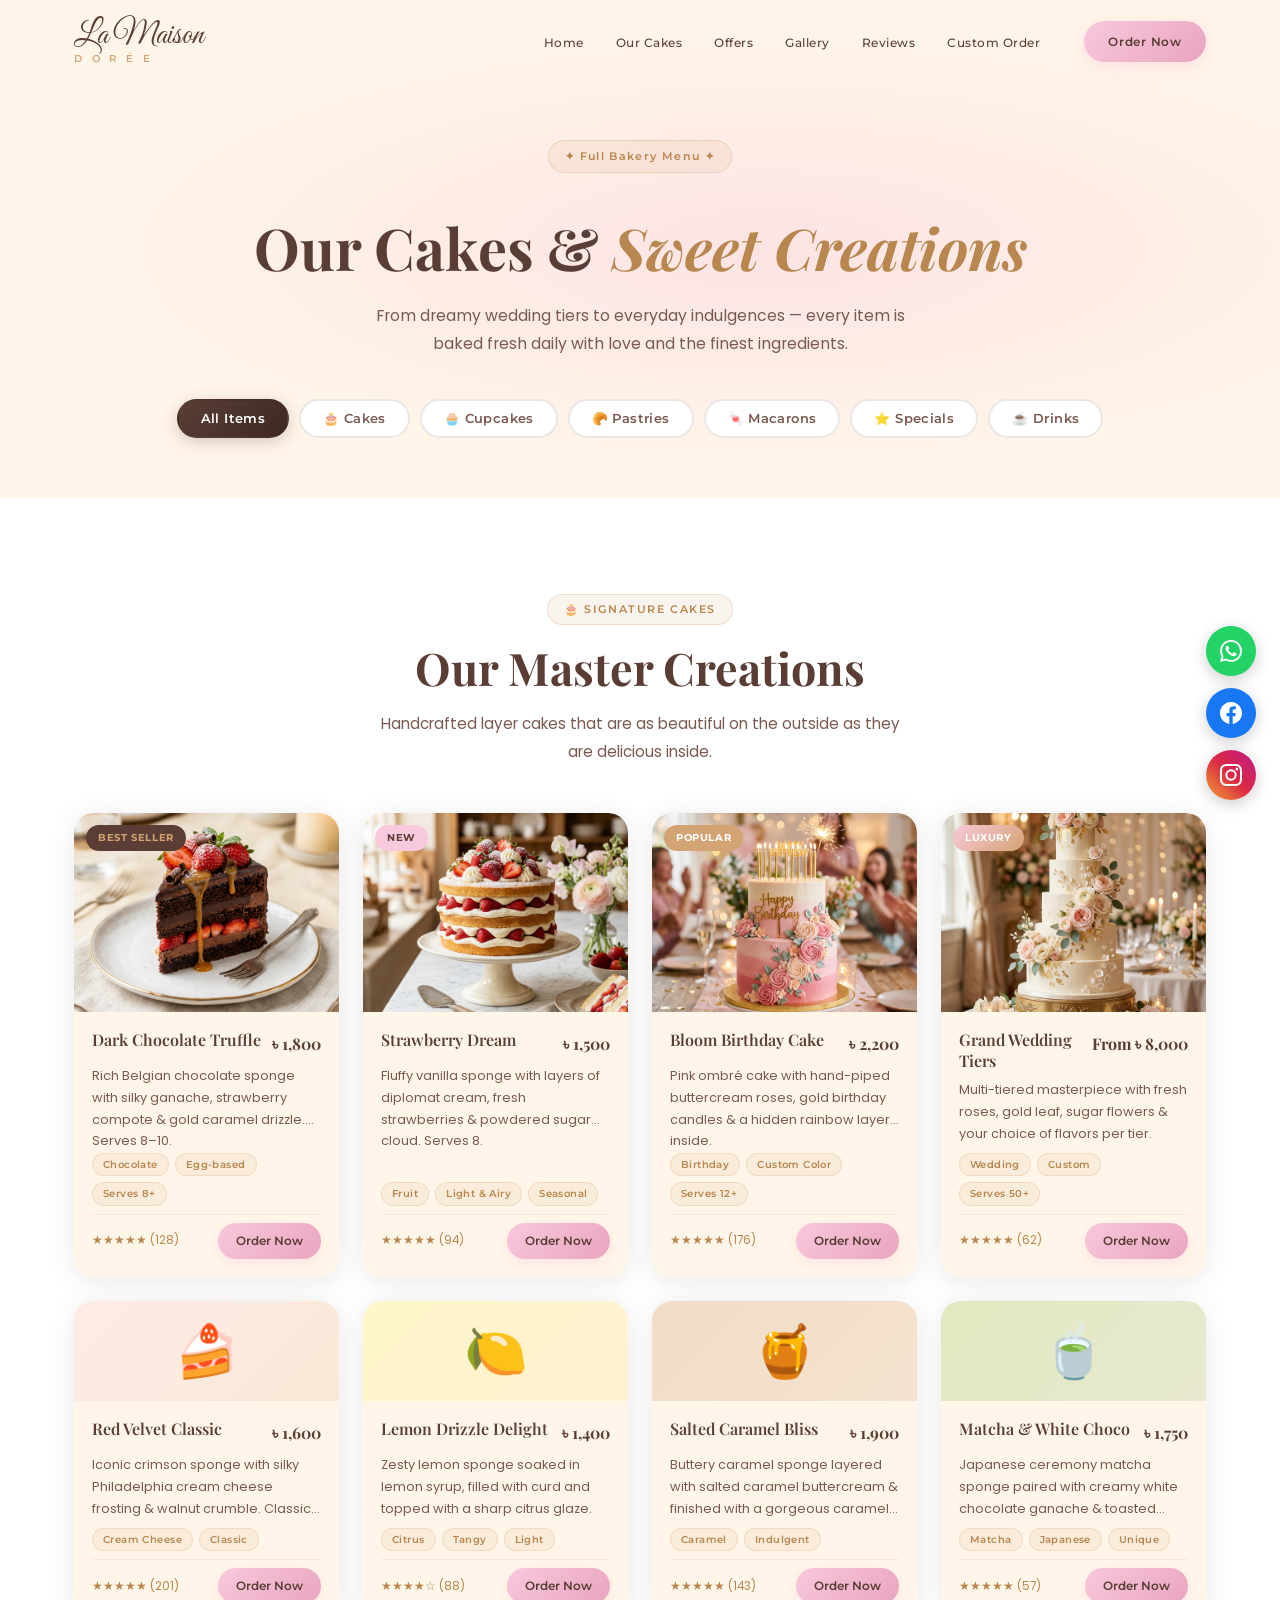
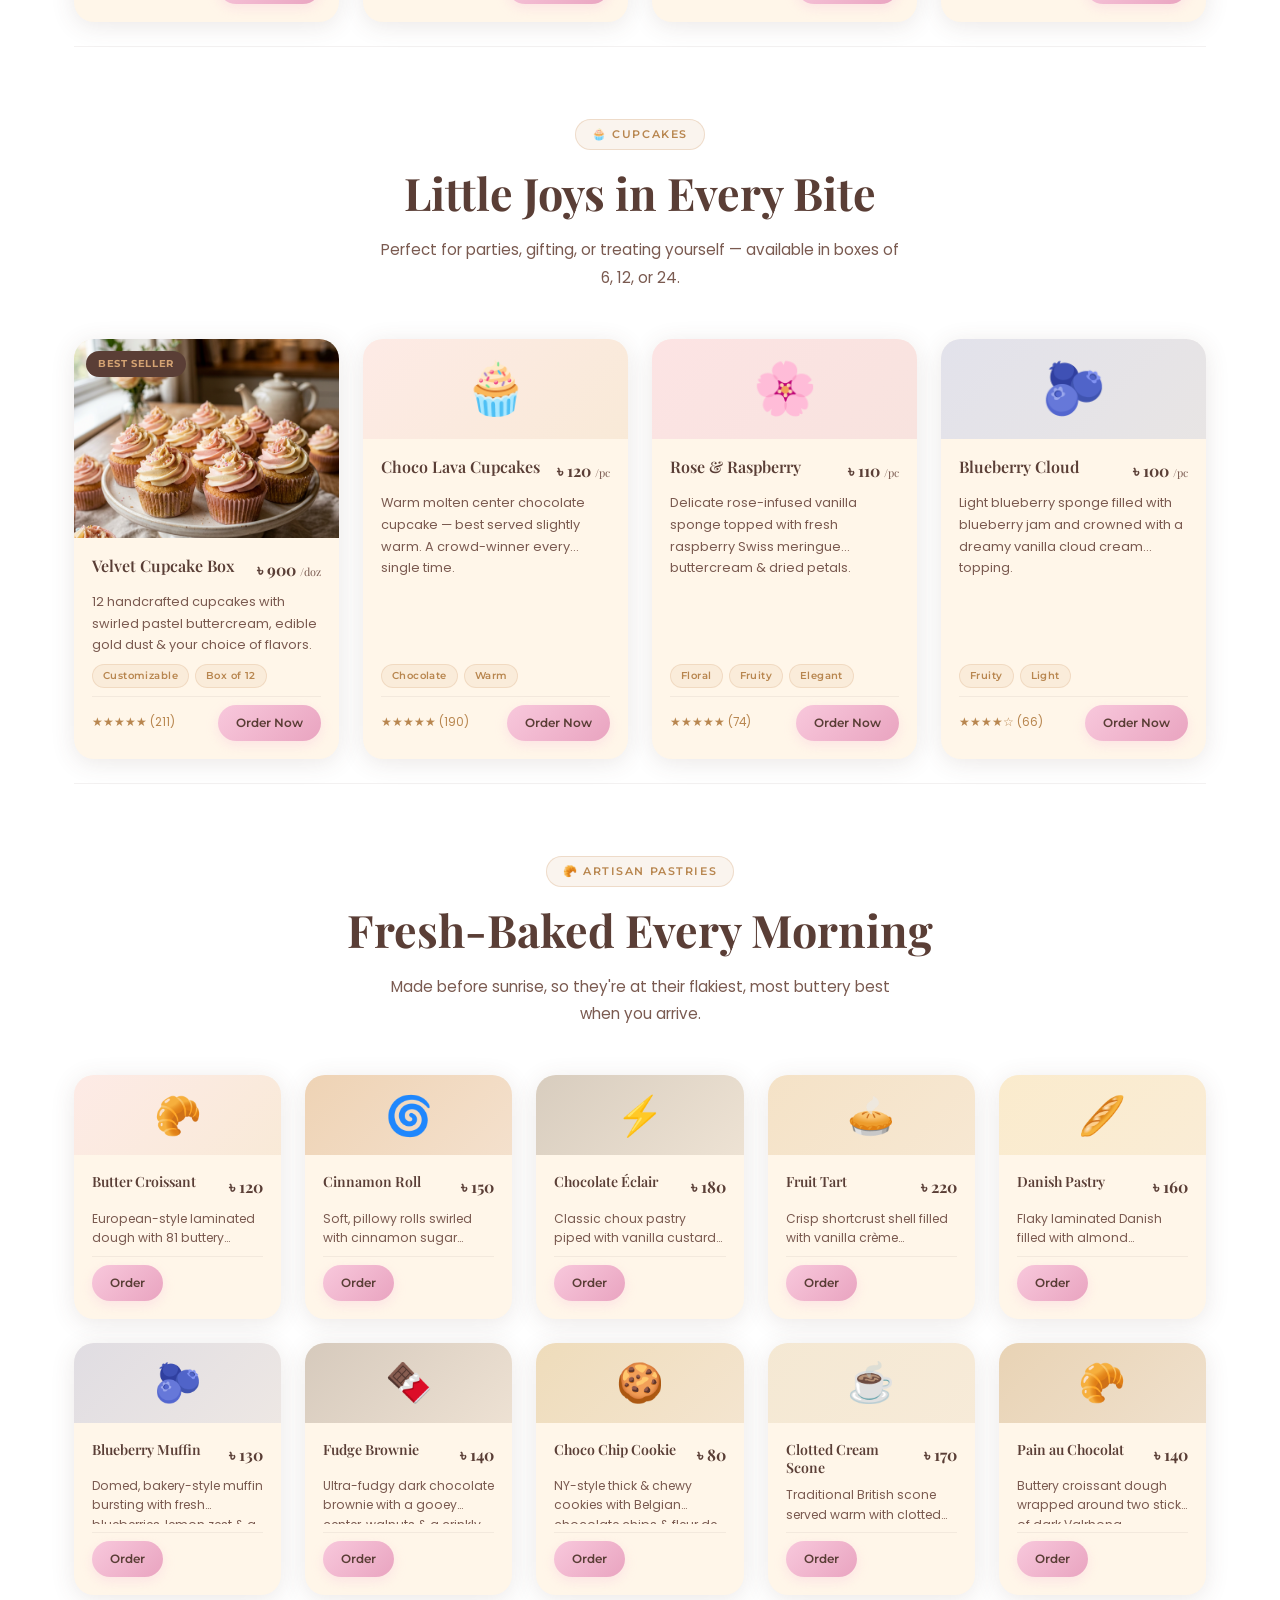
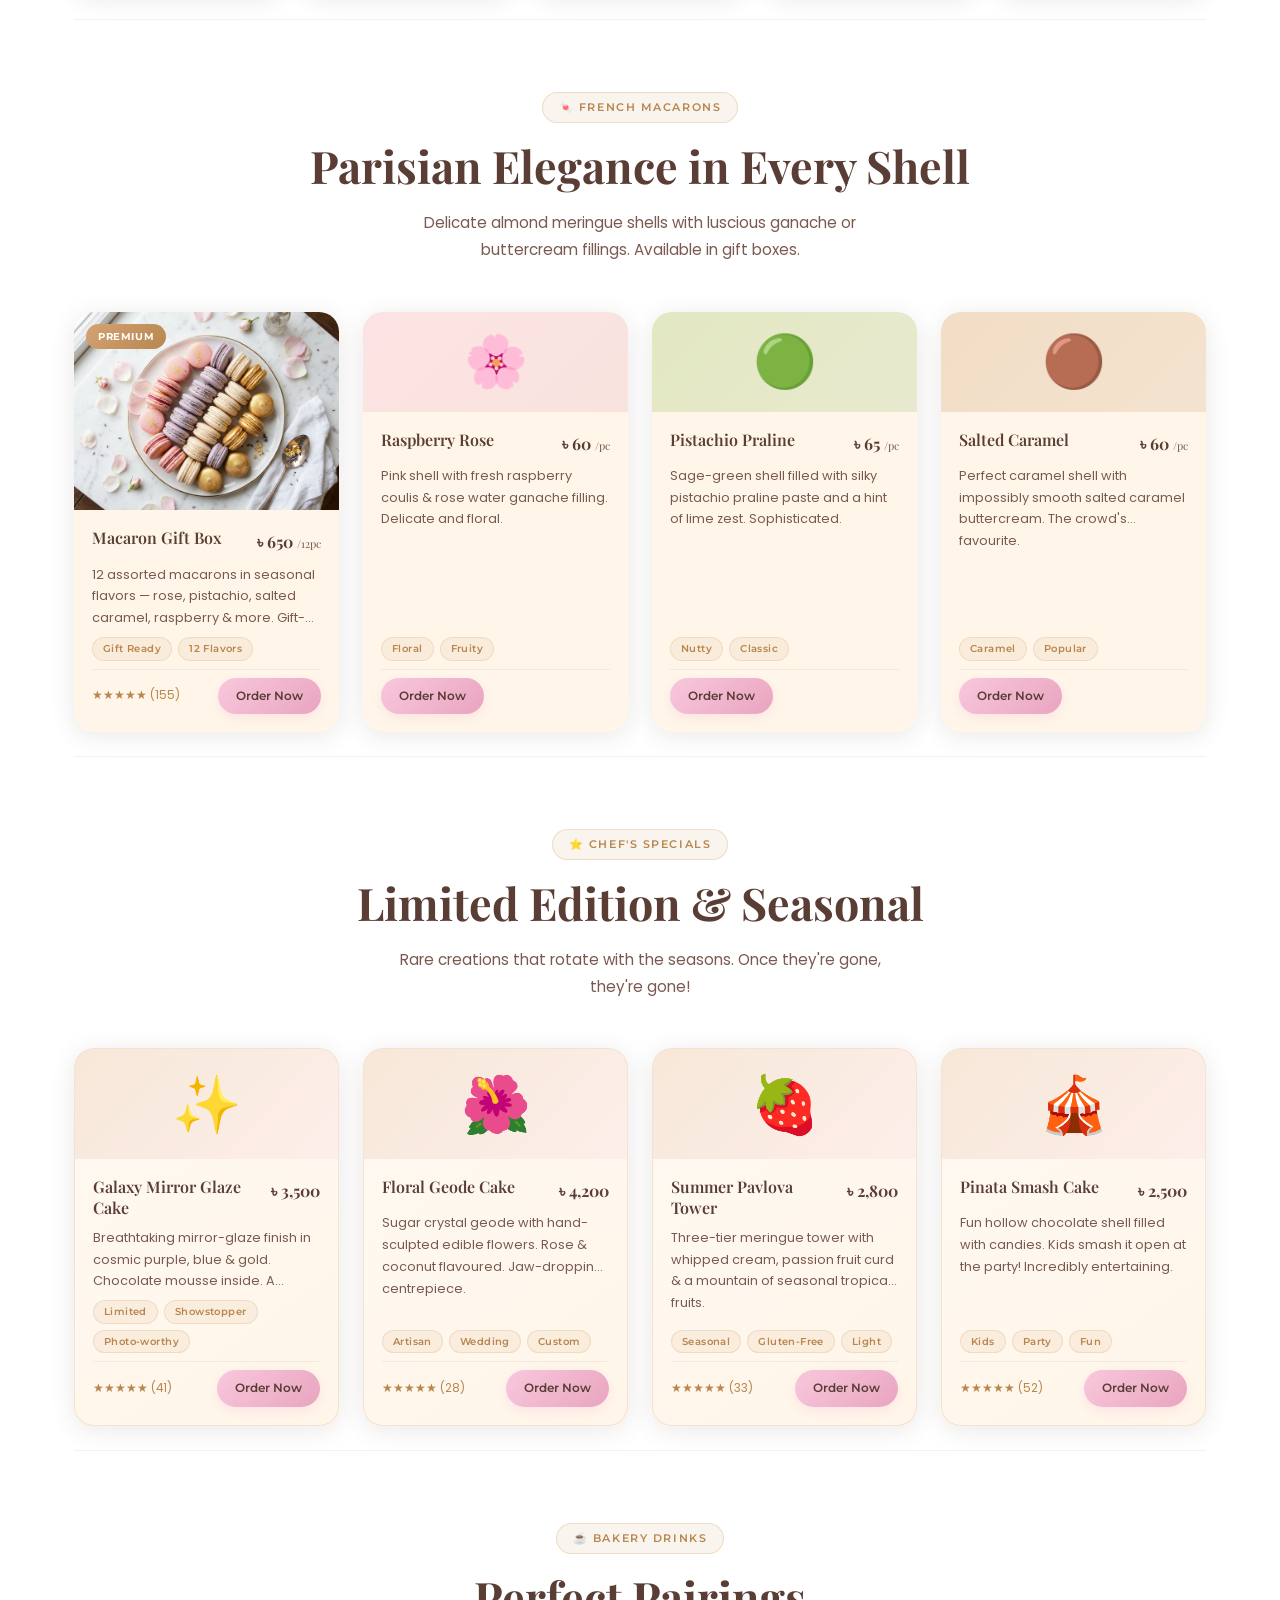
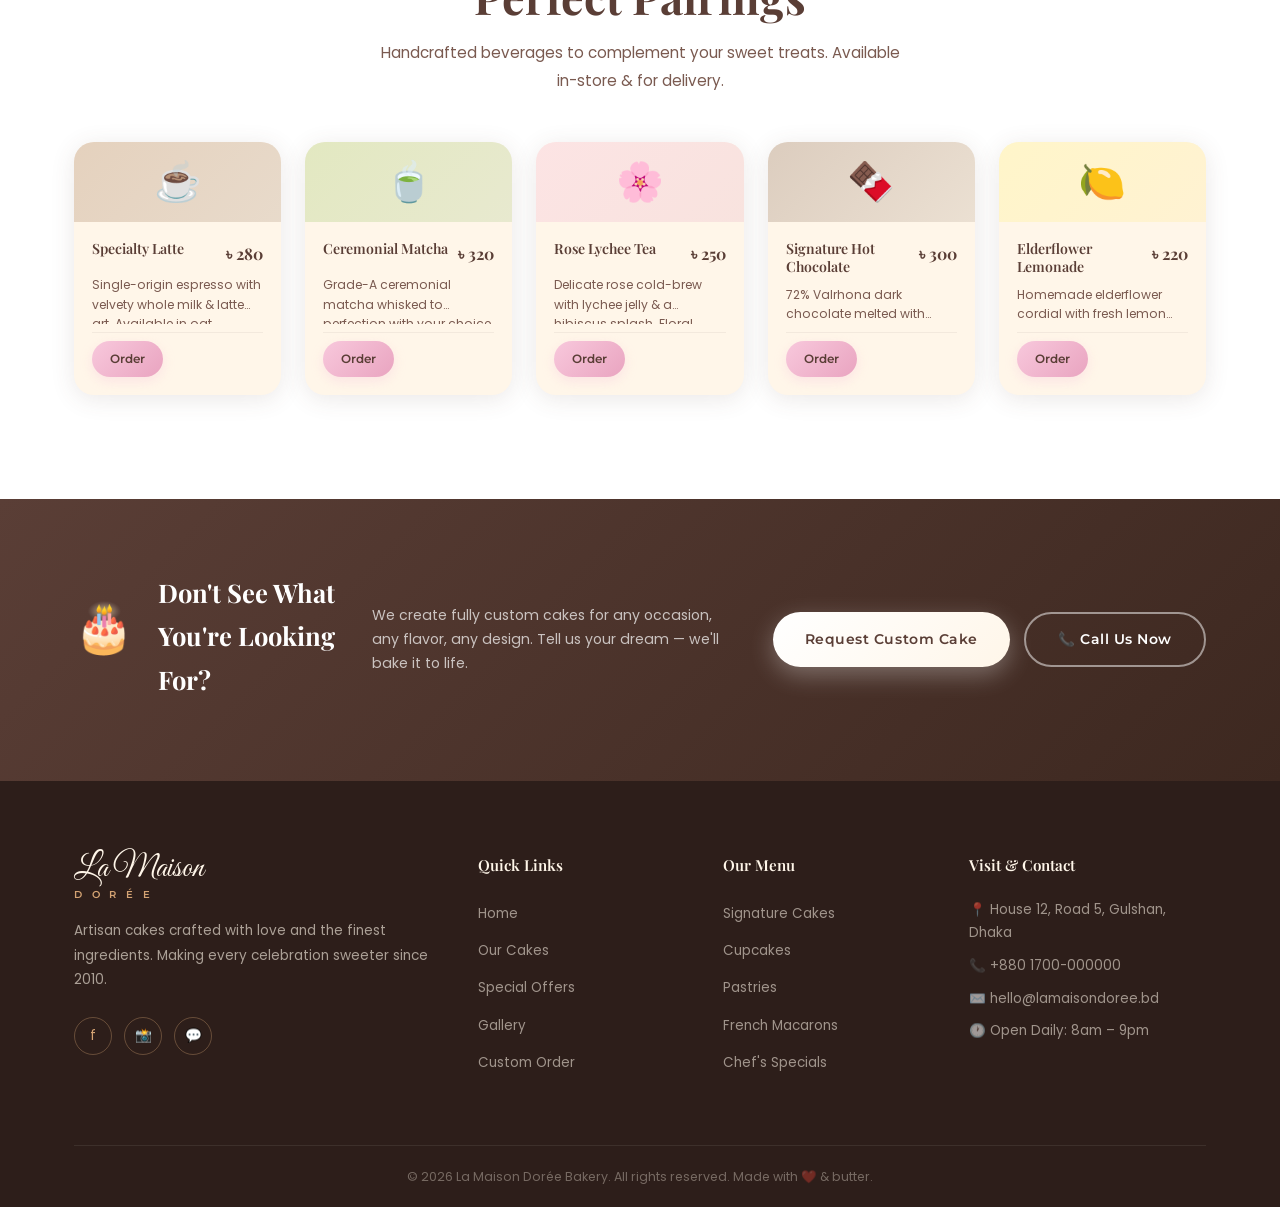
<file: our-cakes.html>
<!DOCTYPE html>
<html lang="en">
<head>
  <meta charset="UTF-8" />
  <meta name="viewport" content="width=device-width, initial-scale=1.0" />
  <title>Our Cakes & Bakery Menu – La Maison Dorée</title>
  <meta name="description" content="Browse our full menu of handcrafted cakes, cupcakes, pastries, macarons, and custom celebration cakes. Order online from La Maison Dorée bakery." />
  <link rel="preconnect" href="https://fonts.googleapis.com" />
  <link rel="preconnect" href="https://fonts.gstatic.com" crossorigin />
  <link href="https://fonts.googleapis.com/css2?family=Great+Vibes&family=Playfair+Display:ital,wght@0,400;0,600;0,700;1,400&family=Montserrat:wght@300;400;500;600;700&family=Poppins:wght@300;400;500;600&display=swap" rel="stylesheet" />
  <link rel="stylesheet" href="style.css" />
  <link rel="stylesheet" href="cakes.css" />
</head>
<body>

  <!-- NAVBAR -->
  <nav class="navbar" id="navbar">
    <div class="nav-container">
      <a href="index.html" class="nav-logo">
        <span class="logo-script">La Maison</span>
        <span class="logo-sub">D O R É E</span>
      </a>
      <ul class="nav-links" id="navLinks">
        <li><a href="index.html" class="nav-link">Home</a></li>
        <li><a href="our-cakes.html" class="nav-link active">Our Cakes</a></li>
        <li><a href="index.html#offers" class="nav-link">Offers</a></li>
        <li><a href="index.html#gallery" class="nav-link">Gallery</a></li>
        <li><a href="index.html#reviews" class="nav-link">Reviews</a></li>
        <li><a href="index.html#custom-order" class="nav-link">Custom Order</a></li>
      </ul>
      <a href="index.html#custom-order" class="nav-cta-btn">Order Now</a>
      <button class="hamburger" id="hamburger" aria-label="Toggle menu">
        <span></span><span></span><span></span>
      </button>
    </div>
  </nav>

  <!-- PAGE HERO -->
  <section class="page-hero">
    <div class="page-hero-bg"></div>
    <div class="container">
      <div class="page-hero-content" data-reveal="up">
        <span class="hero-badge">✦ Full Bakery Menu ✦</span>
        <h1 class="page-hero-title">Our Cakes & <em>Sweet Creations</em></h1>
        <p class="page-hero-sub">From dreamy wedding tiers to everyday indulgences — every item is baked fresh daily with love and the finest ingredients.</p>
        <div class="menu-filter" id="menuFilter">
          <button class="filter-btn active" data-filter="all" id="filterAll">All Items</button>
          <button class="filter-btn" data-filter="cakes" id="filterCakes">🎂 Cakes</button>
          <button class="filter-btn" data-filter="cupcakes" id="filterCupcakes">🧁 Cupcakes</button>
          <button class="filter-btn" data-filter="pastries" id="filterPastries">🥐 Pastries</button>
          <button class="filter-btn" data-filter="macarons" id="filterMacarons">🍬 Macarons</button>
          <button class="filter-btn" data-filter="specials" id="filterSpecials">⭐ Specials</button>
          <button class="filter-btn" data-filter="drinks" id="filterDrinks">☕ Drinks</button>
        </div>
      </div>
    </div>
  </section>

  <!-- MAIN MENU SECTIONS -->
  <main class="menu-main">
    <div class="container">

      <!-- SIGNATURE CAKES -->
      <div class="menu-section" data-category="cakes">
        <div class="menu-section-header" data-reveal="up">
          <span class="section-badge">🎂 Signature Cakes</span>
          <h2 class="section-title">Our Master Creations</h2>
          <p class="section-sub">Handcrafted layer cakes that are as beautiful on the outside as they are delicious inside.</p>
        </div>
        <div class="menu-grid">

          <div class="menu-card" data-cat="cakes" data-reveal="up">
            <div class="menu-img-wrap">
              <img src="images/chocolate_cake.png" alt="Dark Chocolate Truffle Cake" loading="lazy" />
              <span class="menu-label bestseller">Best Seller</span>
              <div class="menu-card-overlay">
                <a href="index.html#custom-order" class="overlay-order-btn">Order This</a>
              </div>
            </div>
            <div class="menu-card-body">
              <div class="menu-card-top">
                <h3>Dark Chocolate Truffle</h3>
                <span class="menu-price">৳ 1,800</span>
              </div>
              <p>Rich Belgian chocolate sponge with silky ganache, strawberry compote & gold caramel drizzle. Serves 8–10.</p>
              <div class="menu-tags">
                <span>Chocolate</span><span>Egg-based</span><span>Serves 8+</span>
              </div>
              <div class="menu-card-footer">
                <span class="menu-rating">★★★★★ (128)</span>
                <a href="index.html#custom-order" class="btn-order">Order Now</a>
              </div>
            </div>
          </div>

          <div class="menu-card" data-cat="cakes" data-reveal="up" style="--delay:0.1s">
            <div class="menu-img-wrap">
              <img src="images/strawberry_cake.png" alt="Strawberry Dream Cake" loading="lazy" />
              <span class="menu-label new">New</span>
              <div class="menu-card-overlay">
                <a href="index.html#custom-order" class="overlay-order-btn">Order This</a>
              </div>
            </div>
            <div class="menu-card-body">
              <div class="menu-card-top">
                <h3>Strawberry Dream</h3>
                <span class="menu-price">৳ 1,500</span>
              </div>
              <p>Fluffy vanilla sponge with layers of diplomat cream, fresh strawberries & powdered sugar cloud. Serves 8.</p>
              <div class="menu-tags">
                <span>Fruit</span><span>Light & Airy</span><span>Seasonal</span>
              </div>
              <div class="menu-card-footer">
                <span class="menu-rating">★★★★★ (94)</span>
                <a href="index.html#custom-order" class="btn-order">Order Now</a>
              </div>
            </div>
          </div>

          <div class="menu-card" data-cat="cakes" data-reveal="up" style="--delay:0.2s">
            <div class="menu-img-wrap">
              <img src="images/birthday_cake.png" alt="Bloom Birthday Cake" loading="lazy" />
              <span class="menu-label popular">Popular</span>
              <div class="menu-card-overlay">
                <a href="index.html#custom-order" class="overlay-order-btn">Order This</a>
              </div>
            </div>
            <div class="menu-card-body">
              <div class="menu-card-top">
                <h3>Bloom Birthday Cake</h3>
                <span class="menu-price">৳ 2,200</span>
              </div>
              <p>Pink ombré cake with hand-piped buttercream roses, gold birthday candles & a hidden rainbow layer inside.</p>
              <div class="menu-tags">
                <span>Birthday</span><span>Custom Color</span><span>Serves 12+</span>
              </div>
              <div class="menu-card-footer">
                <span class="menu-rating">★★★★★ (176)</span>
                <a href="index.html#custom-order" class="btn-order">Order Now</a>
              </div>
            </div>
          </div>

          <div class="menu-card" data-cat="cakes" data-reveal="up" style="--delay:0.3s">
            <div class="menu-img-wrap">
              <img src="images/hero_cake.png" alt="Grand Wedding Cake" loading="lazy" />
              <span class="menu-label special">Luxury</span>
              <div class="menu-card-overlay">
                <a href="index.html#custom-order" class="overlay-order-btn">Order This</a>
              </div>
            </div>
            <div class="menu-card-body">
              <div class="menu-card-top">
                <h3>Grand Wedding Tiers</h3>
                <span class="menu-price">From ৳ 8,000</span>
              </div>
              <p>Multi-tiered masterpiece with fresh roses, gold leaf, sugar flowers & your choice of flavors per tier.</p>
              <div class="menu-tags">
                <span>Wedding</span><span>Custom</span><span>Serves 50+</span>
              </div>
              <div class="menu-card-footer">
                <span class="menu-rating">★★★★★ (62)</span>
                <a href="index.html#custom-order" class="btn-order">Order Now</a>
              </div>
            </div>
          </div>

          <!-- More cakes with emoji placeholders -->
          <div class="menu-card menu-card-simple" data-cat="cakes" data-reveal="up">
            <div class="menu-emoji-thumb">🍰</div>
            <div class="menu-card-body">
              <div class="menu-card-top">
                <h3>Red Velvet Classic</h3>
                <span class="menu-price">৳ 1,600</span>
              </div>
              <p>Iconic crimson sponge with silky Philadelphia cream cheese frosting & walnut crumble. Classic elegance.</p>
              <div class="menu-tags"><span>Cream Cheese</span><span>Classic</span></div>
              <div class="menu-card-footer">
                <span class="menu-rating">★★★★★ (201)</span>
                <a href="index.html#custom-order" class="btn-order">Order Now</a>
              </div>
            </div>
          </div>

          <div class="menu-card menu-card-simple" data-cat="cakes" data-reveal="up" style="--delay:0.1s">
            <div class="menu-emoji-thumb lemon">🍋</div>
            <div class="menu-card-body">
              <div class="menu-card-top">
                <h3>Lemon Drizzle Delight</h3>
                <span class="menu-price">৳ 1,400</span>
              </div>
              <p>Zesty lemon sponge soaked in lemon syrup, filled with curd and topped with a sharp citrus glaze.</p>
              <div class="menu-tags"><span>Citrus</span><span>Tangy</span><span>Light</span></div>
              <div class="menu-card-footer">
                <span class="menu-rating">★★★★☆ (88)</span>
                <a href="index.html#custom-order" class="btn-order">Order Now</a>
              </div>
            </div>
          </div>

          <div class="menu-card menu-card-simple" data-cat="cakes" data-reveal="up" style="--delay:0.2s">
            <div class="menu-emoji-thumb caramel">🍯</div>
            <div class="menu-card-body">
              <div class="menu-card-top">
                <h3>Salted Caramel Bliss</h3>
                <span class="menu-price">৳ 1,900</span>
              </div>
              <p>Buttery caramel sponge layered with salted caramel buttercream & finished with a gorgeous caramel drip.</p>
              <div class="menu-tags"><span>Caramel</span><span>Indulgent</span></div>
              <div class="menu-card-footer">
                <span class="menu-rating">★★★★★ (143)</span>
                <a href="index.html#custom-order" class="btn-order">Order Now</a>
              </div>
            </div>
          </div>

          <div class="menu-card menu-card-simple" data-cat="cakes" data-reveal="up" style="--delay:0.3s">
            <div class="menu-emoji-thumb matcha">🍵</div>
            <div class="menu-card-body">
              <div class="menu-card-top">
                <h3>Matcha & White Choco</h3>
                <span class="menu-price">৳ 1,750</span>
              </div>
              <p>Japanese ceremony matcha sponge paired with creamy white chocolate ganache & toasted sesame crunch.</p>
              <div class="menu-tags"><span>Matcha</span><span>Japanese</span><span>Unique</span></div>
              <div class="menu-card-footer">
                <span class="menu-rating">★★★★★ (57)</span>
                <a href="index.html#custom-order" class="btn-order">Order Now</a>
              </div>
            </div>
          </div>

        </div>
      </div>

      <!-- CUPCAKES -->
      <div class="menu-section" data-category="cupcakes">
        <div class="menu-section-header" data-reveal="up">
          <span class="section-badge">🧁 Cupcakes</span>
          <h2 class="section-title">Little Joys in Every Bite</h2>
          <p class="section-sub">Perfect for parties, gifting, or treating yourself — available in boxes of 6, 12, or 24.</p>
        </div>
        <div class="menu-grid">

          <div class="menu-card" data-cat="cupcakes" data-reveal="up">
            <div class="menu-img-wrap">
              <img src="images/cupcakes.png" alt="Velvet Cupcake Box" loading="lazy" />
              <span class="menu-label bestseller">Best Seller</span>
              <div class="menu-card-overlay">
                <a href="index.html#custom-order" class="overlay-order-btn">Order This</a>
              </div>
            </div>
            <div class="menu-card-body">
              <div class="menu-card-top">
                <h3>Velvet Cupcake Box</h3>
                <span class="menu-price">৳ 900 <small>/doz</small></span>
              </div>
              <p>12 handcrafted cupcakes with swirled pastel buttercream, edible gold dust & your choice of flavors.</p>
              <div class="menu-tags"><span>Customizable</span><span>Box of 12</span></div>
              <div class="menu-card-footer">
                <span class="menu-rating">★★★★★ (211)</span>
                <a href="index.html#custom-order" class="btn-order">Order Now</a>
              </div>
            </div>
          </div>

          <div class="menu-card menu-card-simple" data-cat="cupcakes" data-reveal="up" style="--delay:0.1s">
            <div class="menu-emoji-thumb">🧁</div>
            <div class="menu-card-body">
              <div class="menu-card-top"><h3>Choco Lava Cupcakes</h3><span class="menu-price">৳ 120 <small>/pc</small></span></div>
              <p>Warm molten center chocolate cupcake — best served slightly warm. A crowd-winner every single time.</p>
              <div class="menu-tags"><span>Chocolate</span><span>Warm</span></div>
              <div class="menu-card-footer"><span class="menu-rating">★★★★★ (190)</span><a href="index.html#custom-order" class="btn-order">Order Now</a></div>
            </div>
          </div>

          <div class="menu-card menu-card-simple" data-cat="cupcakes" data-reveal="up" style="--delay:0.2s">
            <div class="menu-emoji-thumb pink">🌸</div>
            <div class="menu-card-body">
              <div class="menu-card-top"><h3>Rose & Raspberry</h3><span class="menu-price">৳ 110 <small>/pc</small></span></div>
              <p>Delicate rose-infused vanilla sponge topped with fresh raspberry Swiss meringue buttercream & dried petals.</p>
              <div class="menu-tags"><span>Floral</span><span>Fruity</span><span>Elegant</span></div>
              <div class="menu-card-footer"><span class="menu-rating">★★★★★ (74)</span><a href="index.html#custom-order" class="btn-order">Order Now</a></div>
            </div>
          </div>

          <div class="menu-card menu-card-simple" data-cat="cupcakes" data-reveal="up" style="--delay:0.3s">
            <div class="menu-emoji-thumb blue">🫐</div>
            <div class="menu-card-body">
              <div class="menu-card-top"><h3>Blueberry Cloud</h3><span class="menu-price">৳ 100 <small>/pc</small></span></div>
              <p>Light blueberry sponge filled with blueberry jam and crowned with a dreamy vanilla cloud cream topping.</p>
              <div class="menu-tags"><span>Fruity</span><span>Light</span></div>
              <div class="menu-card-footer"><span class="menu-rating">★★★★☆ (66)</span><a href="index.html#custom-order" class="btn-order">Order Now</a></div>
            </div>
          </div>

        </div>
      </div>

      <!-- PASTRIES -->
      <div class="menu-section" data-category="pastries">
        <div class="menu-section-header" data-reveal="up">
          <span class="section-badge">🥐 Artisan Pastries</span>
          <h2 class="section-title">Fresh-Baked Every Morning</h2>
          <p class="section-sub">Made before sunrise, so they're at their flakiest, most buttery best when you arrive.</p>
        </div>
        <div class="menu-grid menu-grid-5">
          <div class="menu-card menu-card-mini" data-cat="pastries" data-reveal="up">
            <div class="menu-emoji-thumb">🥐</div>
            <div class="menu-card-body">
              <div class="menu-card-top"><h3>Butter Croissant</h3><span class="menu-price">৳ 120</span></div>
              <p>European-style laminated dough with 81 buttery layers. Golden, flaky, irresistible.</p>
              <div class="menu-card-footer"><a href="index.html#custom-order" class="btn-order">Order</a></div>
            </div>
          </div>
          <div class="menu-card menu-card-mini" data-cat="pastries" data-reveal="up" style="--delay:0.1s">
            <div class="menu-emoji-thumb cinnamon">🌀</div>
            <div class="menu-card-body">
              <div class="menu-card-top"><h3>Cinnamon Roll</h3><span class="menu-price">৳ 150</span></div>
              <p>Soft, pillowy rolls swirled with cinnamon sugar butter & drizzled with cream cheese glaze.</p>
              <div class="menu-card-footer"><a href="index.html#custom-order" class="btn-order">Order</a></div>
            </div>
          </div>
          <div class="menu-card menu-card-mini" data-cat="pastries" data-reveal="up" style="--delay:0.2s">
            <div class="menu-emoji-thumb eclair">⚡</div>
            <div class="menu-card-body">
              <div class="menu-card-top"><h3>Chocolate Éclair</h3><span class="menu-price">৳ 180</span></div>
              <p>Classic choux pastry piped with vanilla custard cream & dipped in rich dark chocolate glaze.</p>
              <div class="menu-card-footer"><a href="index.html#custom-order" class="btn-order">Order</a></div>
            </div>
          </div>
          <div class="menu-card menu-card-mini" data-cat="pastries" data-reveal="up" style="--delay:0.3s">
            <div class="menu-emoji-thumb tart">🥧</div>
            <div class="menu-card-body">
              <div class="menu-card-top"><h3>Fruit Tart</h3><span class="menu-price">৳ 220</span></div>
              <p>Crisp shortcrust shell filled with vanilla crème pâtissière & seasonal fresh fruit mosaic.</p>
              <div class="menu-card-footer"><a href="index.html#custom-order" class="btn-order">Order</a></div>
            </div>
          </div>
          <div class="menu-card menu-card-mini" data-cat="pastries" data-reveal="up" style="--delay:0.4s">
            <div class="menu-emoji-thumb danish">🥖</div>
            <div class="menu-card-body">
              <div class="menu-card-top"><h3>Danish Pastry</h3><span class="menu-price">৳ 160</span></div>
              <p>Flaky laminated Danish filled with almond frangipane & topped with apricot glaze & slivered almonds.</p>
              <div class="menu-card-footer"><a href="index.html#custom-order" class="btn-order">Order</a></div>
            </div>
          </div>
          <div class="menu-card menu-card-mini" data-cat="pastries" data-reveal="up">
            <div class="menu-emoji-thumb muffin">🫐</div>
            <div class="menu-card-body">
              <div class="menu-card-top"><h3>Blueberry Muffin</h3><span class="menu-price">৳ 130</span></div>
              <p>Domed, bakery-style muffin bursting with fresh blueberries, lemon zest & a crunchy sugar crust.</p>
              <div class="menu-card-footer"><a href="index.html#custom-order" class="btn-order">Order</a></div>
            </div>
          </div>
          <div class="menu-card menu-card-mini" data-cat="pastries" data-reveal="up" style="--delay:0.1s">
            <div class="menu-emoji-thumb brownie">🍫</div>
            <div class="menu-card-body">
              <div class="menu-card-top"><h3>Fudge Brownie</h3><span class="menu-price">৳ 140</span></div>
              <p>Ultra-fudgy dark chocolate brownie with a gooey center, walnuts & a crinkly top. Pure bliss.</p>
              <div class="menu-card-footer"><a href="index.html#custom-order" class="btn-order">Order</a></div>
            </div>
          </div>
          <div class="menu-card menu-card-mini" data-cat="pastries" data-reveal="up" style="--delay:0.2s">
            <div class="menu-emoji-thumb cookie">🍪</div>
            <div class="menu-card-body">
              <div class="menu-card-top"><h3>Choco Chip Cookie</h3><span class="menu-price">৳ 80</span></div>
              <p>NY-style thick & chewy cookies with Belgian chocolate chips & fleur de sel — baked until barely set.</p>
              <div class="menu-card-footer"><a href="index.html#custom-order" class="btn-order">Order</a></div>
            </div>
          </div>
          <div class="menu-card menu-card-mini" data-cat="pastries" data-reveal="up" style="--delay:0.3s">
            <div class="menu-emoji-thumb scone">☕</div>
            <div class="menu-card-body">
              <div class="menu-card-top"><h3>Clotted Cream Scone</h3><span class="menu-price">৳ 170</span></div>
              <p>Traditional British scone served warm with clotted cream & seasonal jam. Afternoon tea perfection.</p>
              <div class="menu-card-footer"><a href="index.html#custom-order" class="btn-order">Order</a></div>
            </div>
          </div>
          <div class="menu-card menu-card-mini" data-cat="pastries" data-reveal="up" style="--delay:0.4s">
            <div class="menu-emoji-thumb pain">🥐</div>
            <div class="menu-card-body">
              <div class="menu-card-top"><h3>Pain au Chocolat</h3><span class="menu-price">৳ 140</span></div>
              <p>Buttery croissant dough wrapped around two sticks of dark Valrhona chocolate. Flaky, rich perfection.</p>
              <div class="menu-card-footer"><a href="index.html#custom-order" class="btn-order">Order</a></div>
            </div>
          </div>
        </div>
      </div>

      <!-- MACARONS -->
      <div class="menu-section" data-category="macarons">
        <div class="menu-section-header" data-reveal="up">
          <span class="section-badge">🍬 French Macarons</span>
          <h2 class="section-title">Parisian Elegance in Every Shell</h2>
          <p class="section-sub">Delicate almond meringue shells with luscious ganache or buttercream fillings. Available in gift boxes.</p>
        </div>
        <div class="menu-grid">
          <div class="menu-card" data-cat="macarons" data-reveal="up">
            <div class="menu-img-wrap">
              <img src="images/macarons.png" alt="French Macarons" loading="lazy" />
              <span class="menu-label luxury">Premium</span>
              <div class="menu-card-overlay">
                <a href="index.html#custom-order" class="overlay-order-btn">Order Box</a>
              </div>
            </div>
            <div class="menu-card-body">
              <div class="menu-card-top"><h3>Macaron Gift Box</h3><span class="menu-price">৳ 650 <small>/12pc</small></span></div>
              <p>12 assorted macarons in seasonal flavors — rose, pistachio, salted caramel, raspberry & more. Gift-boxed.</p>
              <div class="menu-tags"><span>Gift Ready</span><span>12 Flavors</span></div>
              <div class="menu-card-footer"><span class="menu-rating">★★★★★ (155)</span><a href="index.html#custom-order" class="btn-order">Order Now</a></div>
            </div>
          </div>
          <div class="menu-card menu-card-simple" data-cat="macarons" data-reveal="up" style="--delay:0.1s">
            <div class="menu-emoji-thumb pink">🌸</div>
            <div class="menu-card-body">
              <div class="menu-card-top"><h3>Raspberry Rose</h3><span class="menu-price">৳ 60 <small>/pc</small></span></div>
              <p>Pink shell with fresh raspberry coulis & rose water ganache filling. Delicate and floral.</p>
              <div class="menu-tags"><span>Floral</span><span>Fruity</span></div>
              <div class="menu-card-footer"><a href="index.html#custom-order" class="btn-order">Order Now</a></div>
            </div>
          </div>
          <div class="menu-card menu-card-simple" data-cat="macarons" data-reveal="up" style="--delay:0.2s">
            <div class="menu-emoji-thumb matcha">🟢</div>
            <div class="menu-card-body">
              <div class="menu-card-top"><h3>Pistachio Praline</h3><span class="menu-price">৳ 65 <small>/pc</small></span></div>
              <p>Sage-green shell filled with silky pistachio praline paste and a hint of lime zest. Sophisticated.</p>
              <div class="menu-tags"><span>Nutty</span><span>Classic</span></div>
              <div class="menu-card-footer"><a href="index.html#custom-order" class="btn-order">Order Now</a></div>
            </div>
          </div>
          <div class="menu-card menu-card-simple" data-cat="macarons" data-reveal="up" style="--delay:0.3s">
            <div class="menu-emoji-thumb caramel">🟤</div>
            <div class="menu-card-body">
              <div class="menu-card-top"><h3>Salted Caramel</h3><span class="menu-price">৳ 60 <small>/pc</small></span></div>
              <p>Perfect caramel shell with impossibly smooth salted caramel buttercream. The crowd's favourite.</p>
              <div class="menu-tags"><span>Caramel</span><span>Popular</span></div>
              <div class="menu-card-footer"><a href="index.html#custom-order" class="btn-order">Order Now</a></div>
            </div>
          </div>
        </div>
      </div>

      <!-- SPECIALS -->
      <div class="menu-section" data-category="specials">
        <div class="menu-section-header" data-reveal="up">
          <span class="section-badge">⭐ Chef's Specials</span>
          <h2 class="section-title">Limited Edition & Seasonal</h2>
          <p class="section-sub">Rare creations that rotate with the seasons. Once they're gone, they're gone!</p>
        </div>
        <div class="menu-grid">
          <div class="menu-card menu-card-simple menu-card-highlight" data-cat="specials" data-reveal="up">
            <div class="menu-emoji-thumb">✨</div>
            <div class="menu-card-body">
              <div class="menu-card-top"><h3>Galaxy Mirror Glaze Cake</h3><span class="menu-price">৳ 3,500</span></div>
              <p>Breathtaking mirror-glaze finish in cosmic purple, blue & gold. Chocolate mousse inside. A showstopper for any event.</p>
              <div class="menu-tags"><span>Limited</span><span>Showstopper</span><span>Photo-worthy</span></div>
              <div class="menu-card-footer"><span class="menu-rating">★★★★★ (41)</span><a href="index.html#custom-order" class="btn-order">Order Now</a></div>
            </div>
          </div>
          <div class="menu-card menu-card-simple menu-card-highlight" data-cat="specials" data-reveal="up" style="--delay:0.15s">
            <div class="menu-emoji-thumb">🌺</div>
            <div class="menu-card-body">
              <div class="menu-card-top"><h3>Floral Geode Cake</h3><span class="menu-price">৳ 4,200</span></div>
              <p>Sugar crystal geode with hand-sculpted edible flowers. Rose & coconut flavoured. Jaw-dropping centrepiece.</p>
              <div class="menu-tags"><span>Artisan</span><span>Wedding</span><span>Custom</span></div>
              <div class="menu-card-footer"><span class="menu-rating">★★★★★ (28)</span><a href="index.html#custom-order" class="btn-order">Order Now</a></div>
            </div>
          </div>
          <div class="menu-card menu-card-simple menu-card-highlight" data-cat="specials" data-reveal="up" style="--delay:0.3s">
            <div class="menu-emoji-thumb">🍓</div>
            <div class="menu-card-body">
              <div class="menu-card-top"><h3>Summer Pavlova Tower</h3><span class="menu-price">৳ 2,800</span></div>
              <p>Three-tier meringue tower with whipped cream, passion fruit curd & a mountain of seasonal tropical fruits.</p>
              <div class="menu-tags"><span>Seasonal</span><span>Gluten-Free</span><span>Light</span></div>
              <div class="menu-card-footer"><span class="menu-rating">★★★★★ (33)</span><a href="index.html#custom-order" class="btn-order">Order Now</a></div>
            </div>
          </div>
          <div class="menu-card menu-card-simple menu-card-highlight" data-cat="specials" data-reveal="up" style="--delay:0.45s">
            <div class="menu-emoji-thumb">🎪</div>
            <div class="menu-card-body">
              <div class="menu-card-top"><h3>Pinata Smash Cake</h3><span class="menu-price">৳ 2,500</span></div>
              <p>Fun hollow chocolate shell filled with candies. Kids smash it open at the party! Incredibly entertaining.</p>
              <div class="menu-tags"><span>Kids</span><span>Party</span><span>Fun</span></div>
              <div class="menu-card-footer"><span class="menu-rating">★★★★★ (52)</span><a href="index.html#custom-order" class="btn-order">Order Now</a></div>
            </div>
          </div>
        </div>
      </div>

      <!-- DRINKS -->
      <div class="menu-section" data-category="drinks">
        <div class="menu-section-header" data-reveal="up">
          <span class="section-badge">☕ Bakery Drinks</span>
          <h2 class="section-title">Perfect Pairings</h2>
          <p class="section-sub">Handcrafted beverages to complement your sweet treats. Available in-store & for delivery.</p>
        </div>
        <div class="menu-grid menu-grid-5">
          <div class="menu-card menu-card-mini" data-cat="drinks" data-reveal="up">
            <div class="menu-emoji-thumb coffee">☕</div>
            <div class="menu-card-body">
              <div class="menu-card-top"><h3>Specialty Latte</h3><span class="menu-price">৳ 280</span></div>
              <p>Single-origin espresso with velvety whole milk & latte art. Available in oat, almond & soy options.</p>
              <div class="menu-card-footer"><a href="index.html#custom-order" class="btn-order">Order</a></div>
            </div>
          </div>
          <div class="menu-card menu-card-mini" data-cat="drinks" data-reveal="up" style="--delay:0.1s">
            <div class="menu-emoji-thumb matcha">🍵</div>
            <div class="menu-card-body">
              <div class="menu-card-top"><h3>Ceremonial Matcha</h3><span class="menu-price">৳ 320</span></div>
              <p>Grade-A ceremonial matcha whisked to perfection with your choice of milk. Earthy, calming, delicious.</p>
              <div class="menu-card-footer"><a href="index.html#custom-order" class="btn-order">Order</a></div>
            </div>
          </div>
          <div class="menu-card menu-card-mini" data-cat="drinks" data-reveal="up" style="--delay:0.2s">
            <div class="menu-emoji-thumb pink">🌸</div>
            <div class="menu-card-body">
              <div class="menu-card-top"><h3>Rose Lychee Tea</h3><span class="menu-price">৳ 250</span></div>
              <p>Delicate rose cold-brew with lychee jelly & a hibiscus splash. Floral, refreshing & beautiful to look at.</p>
              <div class="menu-card-footer"><a href="index.html#custom-order" class="btn-order">Order</a></div>
            </div>
          </div>
          <div class="menu-card menu-card-mini" data-cat="drinks" data-reveal="up" style="--delay:0.3s">
            <div class="menu-emoji-thumb choco">🍫</div>
            <div class="menu-card-body">
              <div class="menu-card-top"><h3>Signature Hot Chocolate</h3><span class="menu-price">৳ 300</span></div>
              <p>72% Valrhona dark chocolate melted with whole milk & topped with house marshmallow & gold dust.</p>
              <div class="menu-card-footer"><a href="index.html#custom-order" class="btn-order">Order</a></div>
            </div>
          </div>
          <div class="menu-card menu-card-mini" data-cat="drinks" data-reveal="up" style="--delay:0.4s">
            <div class="menu-emoji-thumb lemon">🍋</div>
            <div class="menu-card-body">
              <div class="menu-card-top"><h3>Elderflower Lemonade</h3><span class="menu-price">৳ 220</span></div>
              <p>Homemade elderflower cordial with fresh lemon juice, sparkling water & mint. Perfectly refreshing.</p>
              <div class="menu-card-footer"><a href="index.html#custom-order" class="btn-order">Order</a></div>
            </div>
          </div>
        </div>
      </div>

    </div>
  </main>

  <!-- CUSTOM ORDER BANNER -->
  <section class="cakes-cta-banner">
    <div class="container">
      <div class="cakes-cta-inner" data-reveal="up">
        <div class="cakes-cta-text">
          <span class="cta-icon">🎂</span>
          <h2>Don't See What You're Looking For?</h2>
          <p>We create fully custom cakes for any occasion, any flavor, any design. Tell us your dream — we'll bake it to life.</p>
        </div>
        <div class="cakes-cta-actions">
          <a href="index.html#custom-order" class="btn btn-primary-light">Request Custom Cake</a>
          <a href="tel:+8801700000000" class="btn btn-ghost">📞 Call Us Now</a>
        </div>
      </div>
    </div>
  </section>

  <!-- FOOTER -->
  <footer class="footer">
    <div class="container">
      <div class="footer-grid">
        <div class="footer-brand">
          <div class="footer-logo">
            <span class="logo-script">La Maison</span>
            <span class="logo-sub">D O R É E</span>
          </div>
          <p>Artisan cakes crafted with love and the finest ingredients. Making every celebration sweeter since 2010.</p>
          <div class="footer-social">
            <a href="#" class="social-link" aria-label="Facebook">f</a>
            <a href="#" class="social-link" aria-label="Instagram">📸</a>
            <a href="#" class="social-link" aria-label="WhatsApp">💬</a>
          </div>
        </div>
        <div class="footer-links-col">
          <h4>Quick Links</h4>
          <ul>
            <li><a href="index.html">Home</a></li>
            <li><a href="our-cakes.html">Our Cakes</a></li>
            <li><a href="index.html#offers">Special Offers</a></li>
            <li><a href="index.html#gallery">Gallery</a></li>
            <li><a href="index.html#custom-order">Custom Order</a></li>
          </ul>
        </div>
        <div class="footer-links-col">
          <h4>Our Menu</h4>
          <ul>
            <li><a href="#cakes">Signature Cakes</a></li>
            <li><a href="#cupcakes">Cupcakes</a></li>
            <li><a href="#pastries">Pastries</a></li>
            <li><a href="#macarons">French Macarons</a></li>
            <li><a href="#specials">Chef's Specials</a></li>
          </ul>
        </div>
        <div class="footer-contact-col">
          <h4>Visit & Contact</h4>
          <ul>
            <li>📍 House 12, Road 5, Gulshan, Dhaka</li>
            <li>📞 +880 1700-000000</li>
            <li>✉️ hello@lamaisondoree.bd</li>
            <li>🕐 Open Daily: 8am – 9pm</li>
          </ul>
        </div>
      </div>
      <div class="footer-bottom">
        <p>© 2026 La Maison Dorée Bakery. All rights reserved. Made with ❤️ & butter.</p>
      </div>
    </div>
  </footer>

  <!-- FLOATING SOCIAL BUTTONS -->
  <div class="floating-socials" id="floatingSocials">
    <div class="float-label">Find Us</div>
    <a href="https://wa.me/8801700000000" target="_blank" rel="noopener" class="float-btn float-whatsapp" id="floatWhatsapp" aria-label="Chat on WhatsApp" title="Chat on WhatsApp">
      <svg viewBox="0 0 24 24" fill="currentColor"><path d="M17.472 14.382c-.297-.149-1.758-.867-2.03-.967-.273-.099-.471-.148-.67.15-.197.297-.767.966-.94 1.164-.173.199-.347.223-.644.075-.297-.15-1.255-.463-2.39-1.475-.883-.788-1.48-1.761-1.653-2.059-.173-.297-.018-.458.13-.606.134-.133.298-.347.446-.52.149-.174.198-.298.298-.497.099-.198.05-.371-.025-.52-.075-.149-.669-1.612-.916-2.207-.242-.579-.487-.5-.669-.51-.173-.008-.371-.01-.57-.01-.198 0-.52.074-.792.372-.272.297-1.04 1.016-1.04 2.479 0 1.462 1.065 2.875 1.213 3.074.149.198 2.096 3.2 5.077 4.487.709.306 1.262.489 1.694.625.712.227 1.36.195 1.871.118.571-.085 1.758-.719 2.006-1.413.248-.694.248-1.289.173-1.413-.074-.124-.272-.198-.57-.347m-5.421 7.403h-.004a9.87 9.87 0 01-5.031-1.378l-.361-.214-3.741.982.998-3.648-.235-.374a9.86 9.86 0 01-1.51-5.26c.001-5.45 4.436-9.884 9.888-9.884 2.64 0 5.122 1.03 6.988 2.898a9.825 9.825 0 012.893 6.994c-.003 5.45-4.437 9.884-9.885 9.884m8.413-18.297A11.815 11.815 0 0012.05 0C5.495 0 .16 5.335.157 11.892c0 2.096.547 4.142 1.588 5.945L.057 24l6.305-1.654a11.882 11.882 0 005.683 1.448h.005c6.554 0 11.89-5.335 11.893-11.893a11.821 11.821 0 00-3.48-8.413z"/></svg>
    </a>
    <a href="https://facebook.com" target="_blank" rel="noopener" class="float-btn float-facebook" id="floatFacebook" aria-label="Follow on Facebook" title="Follow on Facebook">
      <svg viewBox="0 0 24 24" fill="currentColor"><path d="M24 12.073c0-6.627-5.373-12-12-12s-12 5.373-12 12c0 5.99 4.388 10.954 10.125 11.854v-8.385H7.078v-3.47h3.047V9.43c0-3.007 1.792-4.669 4.533-4.669 1.312 0 2.686.235 2.686.235v2.953H15.83c-1.491 0-1.956.925-1.956 1.874v2.25h3.328l-.532 3.47h-2.796v8.385C19.612 23.027 24 18.062 24 12.073z"/></svg>
    </a>
    <a href="https://instagram.com" target="_blank" rel="noopener" class="float-btn float-instagram" id="floatInstagram" aria-label="Follow on Instagram" title="Follow on Instagram">
      <svg viewBox="0 0 24 24" fill="currentColor"><path d="M12 2.163c3.204 0 3.584.012 4.85.07 3.252.148 4.771 1.691 4.919 4.919.058 1.265.069 1.645.069 4.849 0 3.205-.012 3.584-.069 4.849-.149 3.225-1.664 4.771-4.919 4.919-1.266.058-1.644.07-4.85.07-3.204 0-3.584-.012-4.849-.07-3.26-.149-4.771-1.699-4.919-4.92-.058-1.265-.07-1.644-.07-4.849 0-3.204.013-3.583.07-4.849.149-3.227 1.664-4.771 4.919-4.919 1.266-.057 1.645-.069 4.849-.069zM12 0C8.741 0 8.333.014 7.053.072 2.695.272.273 2.69.073 7.052.014 8.333 0 8.741 0 12c0 3.259.014 3.668.072 4.948.2 4.358 2.618 6.78 6.98 6.98C8.333 23.986 8.741 24 12 24c3.259 0 3.668-.014 4.948-.072 4.354-.2 6.782-2.618 6.979-6.98.059-1.28.073-1.689.073-4.948 0-3.259-.014-3.667-.072-4.947-.196-4.354-2.617-6.78-6.979-6.98C15.668.014 15.259 0 12 0zm0 5.838a6.162 6.162 0 100 12.324 6.162 6.162 0 000-12.324zM12 16a4 4 0 110-8 4 4 0 010 8zm6.406-11.845a1.44 1.44 0 100 2.881 1.44 1.44 0 000-2.881z"/></svg>
    </a>
  </div>

  <!-- SCROLL TO TOP -->
  <button class="scroll-top" id="scrollTopBtn" aria-label="Scroll to top">↑</button>

  <script src="script.js"></script>
  <script src="cakes.js"></script>
</body>
</html>
</file>
<file: style.css>
/* ============================================================
   LA MAISON DORÉE — Premium Bakery CSS
   Color Palette:
   --cream:      #FFF6E9  (main background)
   --pink:       #F8C8DC  (accents & highlights)
   --brown:      #5A3E36  (main text)
   --gold:       #D4A373  (premium touches)
   --white:      #FFFFFF  (clean sections)
   ============================================================ */

/* ===================== RESET & BASE ===================== */
*, *::before, *::after {
  box-sizing: border-box;
  margin: 0;
  padding: 0;
}

:root {
  --cream: #FFF6E9;
  --pink: #F8C8DC;
  --pink-dark: #e9a4c0;
  --brown: #5A3E36;
  --brown-light: #7a5a50;
  --gold: #D4A373;
  --gold-dark: #b8864f;
  --white: #FFFFFF;
  --shadow-soft: 0 8px 32px rgba(90,62,54,0.10);
  --shadow-card: 0 4px 24px rgba(90,62,54,0.12);
  --shadow-hover: 0 16px 48px rgba(90,62,54,0.18);
  --radius-sm: 12px;
  --radius-md: 20px;
  --radius-lg: 32px;
  --radius-xl: 48px;
  --transition: 0.35s cubic-bezier(0.4,0,0.2,1);
  --font-script: 'Great Vibes', cursive;
  --font-heading: 'Playfair Display', serif;
  --font-body: 'Poppins', sans-serif;
  --font-accent: 'Montserrat', sans-serif;
}

html {
  scroll-behavior: smooth;
  font-size: 16px;
}

body {
  font-family: var(--font-body);
  background-color: var(--cream);
  color: var(--brown);
  line-height: 1.7;
  overflow-x: hidden;
}

img {
  max-width: 100%;
  display: block;
}

a {
  text-decoration: none;
  color: inherit;
}

ul {
  list-style: none;
}

.container {
  max-width: 1180px;
  margin: 0 auto;
  padding: 0 24px;
}

/* ===================== LOADER ===================== */
.loader {
  position: fixed;
  inset: 0;
  background: var(--cream);
  display: flex;
  align-items: center;
  justify-content: center;
  z-index: 9999;
  transition: opacity 0.6s ease, visibility 0.6s ease;
}

.loader.hidden {
  opacity: 0;
  visibility: hidden;
  pointer-events: none;
}

.loader-inner {
  text-align: center;
}

.loader-logo {
  font-family: var(--font-script);
  font-size: 3rem;
  color: var(--brown);
  margin-bottom: 24px;
  opacity: 0;
  animation: fadeInUp 0.8s ease 0.2s forwards;
}

.loader-bar {
  width: 200px;
  height: 3px;
  background: var(--pink);
  border-radius: 99px;
  overflow: hidden;
  margin: 0 auto;
}

.loader-fill {
  height: 100%;
  background: linear-gradient(90deg, var(--gold), var(--pink-dark));
  border-radius: 99px;
  width: 0;
  animation: loadBar 1.8s ease forwards 0.3s;
}

@keyframes loadBar {
  to { width: 100%; }
}

/* ===================== NAVBAR ===================== */
.navbar {
  position: fixed;
  top: 0;
  left: 0;
  right: 0;
  z-index: 1000;
  padding: 20px 0;
  transition: all var(--transition);
}

.navbar.scrolled {
  background: rgba(255,246,233,0.96);
  backdrop-filter: blur(16px);
  -webkit-backdrop-filter: blur(16px);
  padding: 12px 0;
  box-shadow: 0 2px 24px rgba(90,62,54,0.10);
}

.nav-container {
  max-width: 1180px;
  margin: 0 auto;
  padding: 0 24px;
  display: flex;
  align-items: center;
  gap: 32px;
}

.nav-logo {
  display: flex;
  flex-direction: column;
  line-height: 1;
  margin-right: auto;
  cursor: pointer;
}

.logo-script {
  font-family: var(--font-script);
  font-size: 2rem;
  color: var(--brown);
  line-height: 1;
}

.logo-sub {
  font-family: var(--font-accent);
  font-size: 0.6rem;
  font-weight: 600;
  letter-spacing: 0.35em;
  color: var(--gold);
  margin-top: 2px;
}

.nav-links {
  display: flex;
  gap: 8px;
  align-items: center;
}

.nav-link {
  font-family: var(--font-accent);
  font-size: 0.78rem;
  font-weight: 500;
  letter-spacing: 0.04em;
  color: var(--brown);
  padding: 6px 12px;
  border-radius: var(--radius-sm);
  transition: all var(--transition);
  position: relative;
}

.nav-link::after {
  content: '';
  position: absolute;
  bottom: 2px;
  left: 12px;
  right: 12px;
  height: 2px;
  background: var(--gold);
  border-radius: 2px;
  transform: scaleX(0);
  transform-origin: left;
  transition: transform var(--transition);
}

.nav-link:hover::after,
.nav-link.active::after {
  transform: scaleX(1);
}

.nav-link:hover,
.nav-link.active {
  color: var(--gold-dark);
}

.nav-cta-btn {
  font-family: var(--font-accent);
  font-size: 0.78rem;
  font-weight: 600;
  letter-spacing: 0.06em;
  background: linear-gradient(135deg, var(--pink), var(--pink-dark));
  color: var(--brown);
  padding: 10px 24px;
  border-radius: 99px;
  transition: all var(--transition);
  white-space: nowrap;
  box-shadow: 0 4px 16px rgba(248,200,220,0.5);
}

.nav-cta-btn:hover {
  transform: translateY(-2px);
  box-shadow: 0 8px 24px rgba(248,200,220,0.6);
}

.hamburger {
  display: none;
  flex-direction: column;
  gap: 5px;
  background: none;
  border: none;
  cursor: pointer;
  padding: 4px;
}

.hamburger span {
  display: block;
  width: 24px;
  height: 2px;
  background: var(--brown);
  border-radius: 2px;
  transition: all var(--transition);
}

.hamburger.active span:nth-child(1) { transform: translateY(7px) rotate(45deg); }
.hamburger.active span:nth-child(2) { opacity: 0; }
.hamburger.active span:nth-child(3) { transform: translateY(-7px) rotate(-45deg); }

/* ===================== HERO ===================== */
.hero {
  min-height: 100vh;
  display: flex;
  flex-direction: column;
  align-items: center;
  justify-content: center;
  padding-top: 100px;
  position: relative;
  overflow: hidden;
}

.hero-bg-shape {
  position: absolute;
  top: -10%;
  right: -5%;
  width: 55%;
  height: 110%;
  background: linear-gradient(160deg, var(--pink) 0%, rgba(248,200,220,0.2) 70%, transparent 100%);
  border-radius: 0 0 0 60%;
  z-index: 0;
}

.hero-content {
  display: grid;
  grid-template-columns: 1fr 1fr;
  gap: 60px;
  align-items: center;
  max-width: 1180px;
  width: 100%;
  padding: 60px 24px 80px;
  position: relative;
  z-index: 1;
}

.hero-badge {
  display: inline-block;
  font-family: var(--font-accent);
  font-size: 0.7rem;
  font-weight: 600;
  letter-spacing: 0.12em;
  color: var(--gold-dark);
  background: rgba(212,163,115,0.12);
  padding: 6px 16px;
  border-radius: 99px;
  border: 1px solid rgba(212,163,115,0.3);
  margin-bottom: 24px;
}

.hero-title {
  font-family: var(--font-heading);
  font-size: clamp(2.6rem, 5vw, 4.2rem);
  font-weight: 700;
  color: var(--brown);
  line-height: 1.15;
  margin-bottom: 24px;
}

.hero-title em {
  font-style: italic;
  color: var(--gold-dark);
}

.hero-tagline {
  font-size: 1rem;
  color: var(--brown-light);
  line-height: 1.8;
  margin-bottom: 40px;
  max-width: 420px;
}

.hero-actions {
  display: flex;
  gap: 16px;
  flex-wrap: wrap;
  margin-bottom: 48px;
}

/* ---- BUTTONS ---- */
.btn {
  display: inline-flex;
  align-items: center;
  gap: 10px;
  font-family: var(--font-accent);
  font-size: 0.85rem;
  font-weight: 600;
  letter-spacing: 0.04em;
  padding: 14px 32px;
  border-radius: 99px;
  cursor: pointer;
  transition: all var(--transition);
  border: none;
  text-decoration: none;
}

.btn svg {
  width: 18px;
  height: 18px;
  transition: transform var(--transition);
}

.btn:hover svg {
  transform: translateX(4px);
}

.btn-primary {
  background: linear-gradient(135deg, var(--brown) 0%, #3d2820 100%);
  color: var(--white);
  box-shadow: 0 8px 24px rgba(90,62,54,0.3);
}

.btn-primary:hover {
  transform: translateY(-3px);
  box-shadow: 0 16px 36px rgba(90,62,54,0.35);
}

.btn-outline {
  background: transparent;
  color: var(--brown);
  border: 2px solid var(--brown);
}

.btn-outline:hover {
  background: var(--brown);
  color: var(--white);
  transform: translateY(-3px);
}

.btn-outline-gold {
  background: transparent;
  color: var(--gold-dark);
  border: 2px solid var(--gold);
  padding: 12px 36px;
  border-radius: 99px;
  font-family: var(--font-accent);
  font-size: 0.85rem;
  font-weight: 600;
  display: inline-flex;
  align-items: center;
  gap: 8px;
  transition: all var(--transition);
  cursor: pointer;
}

.btn-outline-gold:hover {
  background: var(--gold);
  color: var(--white);
  transform: translateY(-3px);
  box-shadow: 0 8px 24px rgba(212,163,115,0.35);
}

.btn-primary-light {
  background: linear-gradient(135deg, var(--white) 0%, var(--cream) 100%);
  color: var(--brown);
  box-shadow: 0 8px 24px rgba(255,255,255,0.3);
}

.btn-primary-light:hover {
  transform: translateY(-3px);
  box-shadow: 0 16px 36px rgba(255,255,255,0.4);
}

.btn-ghost {
  background: transparent;
  color: var(--white);
  border: 2px solid rgba(255,255,255,0.5);
}

.btn-ghost:hover {
  background: rgba(255,255,255,0.1);
  border-color: var(--white);
  transform: translateY(-3px);
}

.btn-full {
  width: 100%;
  justify-content: center;
}

/* ---- HERO STATS ---- */
.hero-stats {
  display: flex;
  gap: 24px;
  align-items: center;
}

.stat {
  display: flex;
  flex-direction: column;
  align-items: flex-start;
}

.stat-num {
  font-family: var(--font-heading);
  font-size: 2rem;
  font-weight: 700;
  color: var(--brown);
  line-height: 1;
}

.stat-label {
  font-size: 0.7rem;
  color: var(--brown-light);
  font-weight: 500;
  letter-spacing: 0.04em;
  margin-top: 4px;
}

.stat-divider {
  width: 1px;
  height: 40px;
  background: rgba(90,62,54,0.15);
}

/* ---- HERO IMAGE ---- */
.hero-image-wrap {
  position: relative;
  display: flex;
  align-items: center;
  justify-content: center;
}

.hero-img-backdrop {
  position: absolute;
  inset: -16px;
  background: radial-gradient(ellipse at center, rgba(248,200,220,0.4) 0%, transparent 70%);
  border-radius: 50%;
  animation: pulseGlow 4s ease-in-out infinite;
}

@keyframes pulseGlow {
  0%, 100% { transform: scale(1); opacity: 0.7; }
  50% { transform: scale(1.05); opacity: 1; }
}

.hero-img-ring {
  position: absolute;
  inset: -8px;
  border-radius: 50%;
  border: 2px dashed rgba(212,163,115,0.4);
  animation: spinSlow 20s linear infinite;
}

@keyframes spinSlow {
  to { transform: rotate(360deg); }
}

.hero-img {
  width: 480px;
  max-width: 100%;
  border-radius: var(--radius-xl);
  object-fit: cover;
  aspect-ratio: 1 / 1;
  box-shadow: var(--shadow-hover);
  animation: heroFloat 5s ease-in-out infinite;
  position: relative;
  z-index: 1;
}

@keyframes heroFloat {
  0%, 100% { transform: translateY(0); }
  50% { transform: translateY(-14px); }
}

.hero-float-badge {
  position: absolute;
  display: flex;
  align-items: center;
  gap: 8px;
  background: var(--white);
  padding: 10px 16px;
  border-radius: var(--radius-sm);
  box-shadow: var(--shadow-soft);
  font-size: 0.75rem;
  font-weight: 600;
  color: var(--brown);
  white-space: nowrap;
  z-index: 2;
}

.hero-float-badge small {
  font-weight: 400;
  color: var(--brown-light);
  display: block;
}

.hero-float-badge .badge-icon {
  font-size: 1.3rem;
}

.badge-fresh {
  top: 10%;
  left: -5%;
  animation: floatBadge1 4s ease-in-out infinite;
}

.badge-delivery {
  bottom: 12%;
  right: -4%;
  animation: floatBadge2 4s ease-in-out infinite 1s;
}

@keyframes floatBadge1 {
  0%, 100% { transform: translateY(0) rotate(-2deg); }
  50% { transform: translateY(-8px) rotate(0deg); }
}

@keyframes floatBadge2 {
  0%, 100% { transform: translateY(0) rotate(2deg); }
  50% { transform: translateY(-8px) rotate(0deg); }
}

/* ---- HERO SCROLL HINT ---- */
.hero-scroll-hint {
  display: flex;
  flex-direction: column;
  align-items: center;
  gap: 10px;
  font-size: 0.7rem;
  font-family: var(--font-accent);
  letter-spacing: 0.12em;
  color: var(--brown-light);
  padding-bottom: 32px;
  position: relative;
  z-index: 1;
}

.scroll-line {
  width: 1px;
  height: 48px;
  background: linear-gradient(to bottom, var(--gold), transparent);
  animation: scrollLine 2s ease-in-out infinite;
}

@keyframes scrollLine {
  0% { opacity: 1; transform: scaleY(1); transform-origin: top; }
  50% { opacity: 0.4; transform: scaleY(0.6); }
  100% { opacity: 1; transform: scaleY(1); }
}

/* ===================== MARQUEE ===================== */
.marquee-strip {
  background: var(--brown);
  overflow: hidden;
  padding: 14px 0;
}

.marquee-track {
  display: flex;
  gap: 36px;
  animation: marquee 30s linear infinite;
  white-space: nowrap;
}

.marquee-track span {
  font-family: var(--font-accent);
  font-size: 0.75rem;
  font-weight: 600;
  letter-spacing: 0.1em;
  color: var(--gold);
  text-transform: uppercase;
  flex-shrink: 0;
}

@keyframes marquee {
  from { transform: translateX(0); }
  to { transform: translateX(-50%); }
}

/* ===================== SECTION COMMON ===================== */
.section-header {
  text-align: center;
  margin-bottom: 60px;
}

.section-badge {
  display: inline-block;
  font-family: var(--font-accent);
  font-size: 0.7rem;
  font-weight: 600;
  letter-spacing: 0.14em;
  text-transform: uppercase;
  color: var(--gold-dark);
  background: rgba(212,163,115,0.12);
  border: 1px solid rgba(212,163,115,0.3);
  padding: 5px 16px;
  border-radius: 99px;
  margin-bottom: 16px;
}

.section-title {
  font-family: var(--font-heading);
  font-size: clamp(2rem, 4vw, 2.8rem);
  font-weight: 700;
  color: var(--brown);
  line-height: 1.2;
  margin-bottom: 16px;
}

.section-title em {
  font-style: italic;
  color: var(--gold-dark);
}

.section-sub {
  font-size: 0.95rem;
  color: var(--brown-light);
  max-width: 520px;
  margin: 0 auto;
  line-height: 1.8;
}

/* ===================== FEATURED CAKES ===================== */
.featured {
  padding: 100px 0;
  background: var(--white);
}

.cakes-grid {
  display: grid;
  grid-template-columns: repeat(4, 1fr);
  gap: 28px;
  margin-bottom: 48px;
}

.cake-card {
  background: var(--white);
  border-radius: var(--radius-md);
  overflow: hidden;
  box-shadow: var(--shadow-card);
  transition: all var(--transition);
  animation-delay: var(--delay, 0s);
}

.cake-card:hover {
  transform: translateY(-8px);
  box-shadow: var(--shadow-hover);
}

.cake-img-wrap {
  position: relative;
  overflow: hidden;
  aspect-ratio: 4 / 3;
}

.cake-img {
  width: 100%;
  height: 100%;
  object-fit: cover;
  transition: transform 0.6s ease;
}

.cake-card:hover .cake-img {
  transform: scale(1.08);
}

.cake-overlay {
  position: absolute;
  inset: 0;
  background: rgba(90,62,54,0.5);
  display: flex;
  align-items: center;
  justify-content: center;
  opacity: 0;
  transition: opacity var(--transition);
  backdrop-filter: blur(2px);
}

.cake-card:hover .cake-overlay {
  opacity: 1;
}

.overlay-btn {
  font-family: var(--font-accent);
  font-size: 0.8rem;
  font-weight: 600;
  color: var(--white);
  border: 2px solid var(--white);
  padding: 10px 24px;
  border-radius: 99px;
  transition: all var(--transition);
  transform: translateY(12px);
  opacity: 0;
}

.cake-card:hover .overlay-btn {
  transform: translateY(0);
  opacity: 1;
}

.overlay-btn:hover {
  background: var(--white);
  color: var(--brown);
}

.cake-badge {
  position: absolute;
  top: 12px;
  left: 12px;
  font-family: var(--font-accent);
  font-size: 0.65rem;
  font-weight: 700;
  letter-spacing: 0.06em;
  padding: 4px 12px;
  border-radius: 99px;
  z-index: 2;
}

.cake-badge.bestseller { background: var(--brown); color: var(--gold); }
.cake-badge.new { background: var(--pink); color: var(--brown); }
.cake-badge.popular { background: var(--gold); color: var(--white); }
.cake-badge.special { background: linear-gradient(135deg, var(--pink), var(--gold)); color: var(--white); }

.cake-info {
  padding: 20px;
}

.cake-rating {
  font-size: 0.75rem;
  color: var(--gold-dark);
  margin-bottom: 8px;
}

.cake-rating span {
  color: var(--brown-light);
  margin-left: 4px;
}

.cake-name {
  font-family: var(--font-heading);
  font-size: 1.1rem;
  font-weight: 600;
  color: var(--brown);
  margin-bottom: 8px;
}

.cake-desc {
  font-size: 0.8rem;
  color: var(--brown-light);
  line-height: 1.7;
  margin-bottom: 16px;
}

.cake-footer {
  display: flex;
  align-items: center;
  justify-content: space-between;
  gap: 8px;
}

.cake-price {
  font-family: var(--font-heading);
  font-size: 1.2rem;
  font-weight: 700;
  color: var(--brown);
}

.cake-price small {
  font-size: 0.7rem;
  font-weight: 400;
  color: var(--brown-light);
}

.btn-order {
  font-family: var(--font-accent);
  font-size: 0.74rem;
  font-weight: 600;
  background: linear-gradient(135deg, var(--pink), var(--pink-dark));
  color: var(--brown);
  padding: 8px 18px;
  border-radius: 99px;
  transition: all var(--transition);
  box-shadow: 0 4px 12px rgba(248,200,220,0.4);
  cursor: pointer;
  display: inline-block;
}

.btn-order:hover {
  transform: translateY(-2px);
  box-shadow: 0 8px 20px rgba(248,200,220,0.55);
  background: linear-gradient(135deg, var(--pink-dark), #d08db4);
}

.view-all-wrap {
  text-align: center;
}

/* ===================== WHY CHOOSE US ===================== */
.why-us {
  padding: 100px 0;
  background: var(--cream);
  position: relative;
  overflow: hidden;
}

.why-bg-blob {
  position: absolute;
  bottom: -10%;
  left: -5%;
  width: 40%;
  height: 80%;
  background: radial-gradient(ellipse, rgba(248,200,220,0.25) 0%, transparent 70%);
  pointer-events: none;
}

.why-inner {
  display: grid;
  grid-template-columns: 1fr 1fr;
  gap: 80px;
  align-items: center;
}

.why-img-frame {
  position: relative;
  border-radius: var(--radius-lg);
  overflow: hidden;
  box-shadow: var(--shadow-hover);
}

.why-img {
  width: 100%;
  aspect-ratio: 4/5;
  object-fit: cover;
  display: block;
  transition: transform 0.8s ease;
}

.why-img-frame:hover .why-img {
  transform: scale(1.04);
}

.why-img-overlay {
  position: absolute;
  bottom: 0;
  left: 0;
  right: 0;
  background: linear-gradient(to top, rgba(90,62,54,0.85), transparent);
  padding: 40px 28px 24px;
}

.why-quote {
  font-family: var(--font-script);
  font-size: 1.5rem;
  color: var(--white);
  line-height: 1.4;
}

.why-intro {
  font-size: 0.95rem;
  color: var(--brown-light);
  line-height: 1.8;
  margin-bottom: 36px;
}

.why-features {
  display: flex;
  flex-direction: column;
  gap: 24px;
}

.why-feature {
  display: flex;
  gap: 20px;
  align-items: flex-start;
  padding: 20px;
  background: var(--white);
  border-radius: var(--radius-sm);
  box-shadow: var(--shadow-card);
  transition: all var(--transition);
  cursor: default;
}

.why-feature:hover {
  transform: translateX(6px);
  box-shadow: var(--shadow-hover);
}

.why-icon {
  font-size: 1.8rem;
  flex-shrink: 0;
  width: 48px;
  height: 48px;
  background: var(--cream);
  border-radius: 12px;
  display: flex;
  align-items: center;
  justify-content: center;
}

.why-feature-text h4 {
  font-family: var(--font-heading);
  font-size: 0.98rem;
  font-weight: 600;
  color: var(--brown);
  margin-bottom: 4px;
}

.why-feature-text p {
  font-size: 0.82rem;
  color: var(--brown-light);
  line-height: 1.7;
}

/* ===================== OFFERS ===================== */
.offers {
  padding: 100px 0;
  background: var(--white);
}

.offers-grid {
  display: grid;
  grid-template-columns: repeat(3, 1fr);
  gap: 28px;
}

.offer-card {
  padding: 36px 28px;
  border-radius: var(--radius-md);
  position: relative;
  overflow: hidden;
  transition: all var(--transition);
  animation-delay: var(--delay, 0s);
}

.offer-card::before {
  content: '';
  position: absolute;
  inset: 0;
  opacity: 0;
  transition: opacity var(--transition);
}

.offer-card:hover {
  transform: translateY(-8px);
  box-shadow: var(--shadow-hover);
}

.offer-birthday {
  background: linear-gradient(145deg, #fff0f6, #ffe4ef);
  border: 1px solid var(--pink);
}

.offer-wedding {
  background: linear-gradient(145deg, #fffbf0, #fff3d6);
  border: 1px solid rgba(212,163,115,0.4);
}

.offer-box {
  background: linear-gradient(145deg, #f8f4f2, #ede5e0);
  border: 1px solid rgba(90,62,54,0.15);
}

.offer-ribbon {
  position: absolute;
  top: 16px;
  right: 16px;
  font-family: var(--font-accent);
  font-size: 0.68rem;
  font-weight: 700;
  letter-spacing: 0.04em;
  color: var(--brown);
  background: var(--gold);
  padding: 4px 12px;
  border-radius: 99px;
}

.offer-icon {
  font-size: 2.8rem;
  margin-bottom: 16px;
}

.offer-card h3 {
  font-family: var(--font-heading);
  font-size: 1.15rem;
  font-weight: 700;
  color: var(--brown);
  margin-bottom: 12px;
}

.offer-card p {
  font-size: 0.85rem;
  color: var(--brown-light);
  line-height: 1.8;
  margin-bottom: 24px;
}

.offer-details {
  display: flex;
  align-items: center;
  justify-content: space-between;
  gap: 12px;
}

.offer-valid {
  font-size: 0.72rem;
  font-weight: 600;
  font-family: var(--font-accent);
  color: var(--brown-light);
}

.btn-offer {
  font-family: var(--font-accent);
  font-size: 0.78rem;
  font-weight: 600;
  background: var(--brown);
  color: var(--white);
  padding: 9px 22px;
  border-radius: 99px;
  transition: all var(--transition);
  cursor: pointer;
  display: inline-block;
}

.btn-offer:hover {
  background: var(--gold-dark);
  transform: translateY(-2px);
}

/* ===================== GALLERY ===================== */
.gallery {
  padding: 100px 0;
  background: var(--cream);
}

.gallery-grid {
  display: grid;
  grid-template-columns: repeat(4, 1fr);
  grid-template-rows: auto auto;
  gap: 16px;
}

.gallery-item {
  border-radius: var(--radius-sm);
  overflow: hidden;
  position: relative;
  cursor: pointer;
}

.gallery-large {
  grid-column: span 2;
  grid-row: span 2;
}

.gallery-wide {
  grid-column: span 2;
}

.gallery-item img {
  width: 100%;
  height: 100%;
  object-fit: cover;
  min-height: 200px;
  transition: transform 0.6s ease;
}

.gallery-item:hover img {
  transform: scale(1.08);
}

.gallery-hover {
  position: absolute;
  inset: 0;
  background: linear-gradient(to top, rgba(90,62,54,0.8), transparent);
  display: flex;
  align-items: flex-end;
  padding: 20px;
  opacity: 0;
  transition: opacity var(--transition);
}

.gallery-item:hover .gallery-hover {
  opacity: 1;
}

.gallery-hover span {
  font-family: var(--font-heading);
  font-size: 0.9rem;
  color: var(--white);
  font-style: italic;
}

/* ===================== REVIEWS ===================== */
.reviews {
  padding: 100px 0;
  background: var(--white);
}

.reviews-slider-wrap {
  position: relative;
  overflow: hidden;
}

.reviews-track {
  display: flex;
  gap: 24px;
  transition: transform 0.5s cubic-bezier(0.4,0,0.2,1);
}

.review-card {
  flex: 0 0 calc(33.33% - 16px);
  background: var(--cream);
  border-radius: var(--radius-md);
  padding: 32px 28px;
  border: 1px solid rgba(212,163,115,0.2);
  transition: all var(--transition);
}

.review-card:hover {
  box-shadow: var(--shadow-hover);
  transform: translateY(-4px);
}

.review-stars {
  font-size: 1rem;
  color: var(--gold);
  margin-bottom: 16px;
}

.review-text {
  font-size: 0.9rem;
  color: var(--brown-light);
  line-height: 1.8;
  font-style: italic;
  margin-bottom: 24px;
  position: relative;
}

.review-text::before {
  content: '"';
  font-family: var(--font-script);
  font-size: 4rem;
  color: rgba(212,163,115,0.2);
  position: absolute;
  top: -16px;
  left: -8px;
  line-height: 1;
}

.reviewer {
  display: flex;
  align-items: center;
  gap: 14px;
}

.reviewer-avatar {
  width: 44px;
  height: 44px;
  background: linear-gradient(135deg, var(--pink), var(--gold));
  border-radius: 50%;
  display: flex;
  align-items: center;
  justify-content: center;
  font-family: var(--font-heading);
  font-weight: 700;
  font-size: 1.1rem;
  color: var(--white);
  flex-shrink: 0;
}

.reviewer strong {
  display: block;
  font-size: 0.88rem;
  color: var(--brown);
  font-weight: 600;
}

.reviewer span {
  font-size: 0.73rem;
  color: var(--brown-light);
}

.reviews-controls {
  display: flex;
  align-items: center;
  justify-content: center;
  gap: 20px;
  margin-top: 36px;
}

.review-btn {
  width: 44px;
  height: 44px;
  border-radius: 50%;
  border: 2px solid var(--gold);
  background: transparent;
  color: var(--gold-dark);
  font-size: 1.1rem;
  cursor: pointer;
  transition: all var(--transition);
  display: flex;
  align-items: center;
  justify-content: center;
}

.review-btn:hover {
  background: var(--gold);
  color: var(--white);
  transform: scale(1.1);
}

.review-dots {
  display: flex;
  gap: 8px;
}

.review-dot {
  width: 8px;
  height: 8px;
  border-radius: 50%;
  background: rgba(212,163,115,0.3);
  cursor: pointer;
  transition: all var(--transition);
}

.review-dot.active {
  background: var(--gold);
  width: 24px;
  border-radius: 4px;
}

/* ===================== CUSTOM ORDER ===================== */
.custom-order {
  padding: 100px 0;
  background: var(--cream);
}

.custom-order-inner {
  display: grid;
  grid-template-columns: 1fr 1.2fr;
  gap: 80px;
  align-items: start;
}

.custom-order-text p {
  font-size: 0.95rem;
  color: var(--brown-light);
  line-height: 1.8;
  margin-bottom: 28px;
}

.custom-perks {
  display: flex;
  flex-direction: column;
  gap: 12px;
}

.custom-perks li {
  font-size: 0.9rem;
  color: var(--brown);
  font-weight: 500;
  display: flex;
  align-items: center;
  gap: 12px;
  padding: 10px 16px;
  background: var(--white);
  border-radius: var(--radius-sm);
  box-shadow: var(--shadow-card);
  transition: all var(--transition);
}

.custom-perks li:hover {
  transform: translateX(6px);
  box-shadow: var(--shadow-hover);
}

/* ---- FORM ---- */
.custom-order-form {
  background: var(--white);
  border-radius: var(--radius-lg);
  padding: 40px;
  box-shadow: var(--shadow-hover);
}

.order-form h3 {
  font-family: var(--font-heading);
  font-size: 1.4rem;
  font-weight: 700;
  color: var(--brown);
  margin-bottom: 28px;
  text-align: center;
}

.form-row {
  display: grid;
  grid-template-columns: 1fr 1fr;
  gap: 16px;
}

.form-group {
  margin-bottom: 20px;
}

.form-group label {
  display: block;
  font-size: 0.78rem;
  font-weight: 600;
  font-family: var(--font-accent);
  color: var(--brown);
  margin-bottom: 6px;
  letter-spacing: 0.03em;
}

.form-group input,
.form-group select,
.form-group textarea {
  width: 100%;
  padding: 12px 16px;
  border: 1.5px solid rgba(90,62,54,0.15);
  border-radius: var(--radius-sm);
  background: var(--cream);
  color: var(--brown);
  font-family: var(--font-body);
  font-size: 0.88rem;
  outline: none;
  transition: all var(--transition);
  resize: vertical;
}

.form-group input:focus,
.form-group select:focus,
.form-group textarea:focus {
  border-color: var(--gold);
  background: var(--white);
  box-shadow: 0 0 0 3px rgba(212,163,115,0.15);
}

.form-group input::placeholder,
.form-group textarea::placeholder {
  color: rgba(90,62,54,0.4);
}

.form-note {
  text-align: center;
  font-size: 0.75rem;
  color: var(--brown-light);
  margin-top: 12px;
}

/* ===================== FINAL CTA ===================== */
.final-cta {
  padding: 100px 0;
  position: relative;
  overflow: hidden;
  text-align: center;
}

.cta-bg {
  position: absolute;
  inset: 0;
  background: linear-gradient(135deg, var(--brown) 0%, #3d2820 50%, #5c2e20 100%);
  z-index: 0;
}

.final-cta .container {
  position: relative;
  z-index: 1;
}

.cta-content {
  max-width: 640px;
  margin: 0 auto;
}

.cta-icon {
  display: block;
  font-size: 3.5rem;
  margin-bottom: 24px;
  animation: cakeBounce 2s ease-in-out infinite;
}

@keyframes cakeBounce {
  0%, 100% { transform: translateY(0) rotate(0); }
  25% { transform: translateY(-10px) rotate(-5deg); }
  75% { transform: translateY(-6px) rotate(5deg); }
}

.cta-content h2 {
  font-family: var(--font-heading);
  font-size: clamp(1.8rem, 4vw, 2.6rem);
  font-weight: 700;
  color: var(--white);
  line-height: 1.25;
  margin-bottom: 20px;
}

.cta-content h2 em {
  font-style: italic;
  color: var(--gold);
}

.cta-content p {
  font-size: 0.95rem;
  color: rgba(255,255,255,0.75);
  line-height: 1.8;
  margin-bottom: 40px;
}

.cta-buttons {
  display: flex;
  gap: 16px;
  justify-content: center;
  flex-wrap: wrap;
}

/* ===================== FOOTER ===================== */
.footer {
  background: #2d1e1a;
  padding: 72px 0 0;
}

.footer-grid {
  display: grid;
  grid-template-columns: 1.8fr 1fr 1fr 1.2fr;
  gap: 48px;
  margin-bottom: 60px;
}

.footer-brand .footer-logo {
  display: flex;
  flex-direction: column;
  margin-bottom: 16px;
}

.footer-brand .logo-script {
  color: var(--cream);
}

.footer-brand p {
  font-size: 0.85rem;
  color: rgba(255,246,233,0.6);
  line-height: 1.8;
  margin-bottom: 24px;
}

.footer-social {
  display: flex;
  gap: 12px;
}

.social-link {
  width: 38px;
  height: 38px;
  border-radius: 50%;
  border: 1px solid rgba(212,163,115,0.35);
  display: flex;
  align-items: center;
  justify-content: center;
  font-size: 0.85rem;
  color: var(--gold);
  transition: all var(--transition);
}

.social-link:hover {
  background: var(--gold);
  color: var(--white);
  border-color: var(--gold);
  transform: translateY(-3px);
}

.footer-links-col h4,
.footer-contact-col h4 {
  font-family: var(--font-heading);
  font-size: 0.95rem;
  font-weight: 600;
  color: var(--cream);
  margin-bottom: 20px;
}

.footer-links-col ul li,
.footer-contact-col ul li {
  margin-bottom: 10px;
}

.footer-links-col ul li a {
  font-size: 0.84rem;
  color: rgba(255,246,233,0.55);
  transition: color var(--transition);
}

.footer-links-col ul li a:hover {
  color: var(--gold);
}

.footer-contact-col ul li {
  font-size: 0.84rem;
  color: rgba(255,246,233,0.55);
  display: flex;
  gap: 8px;
  align-items: flex-start;
}

.footer-bottom {
  border-top: 1px solid rgba(255,246,233,0.08);
  padding: 20px 0;
  text-align: center;
}

.footer-bottom p {
  font-size: 0.78rem;
  color: rgba(255,246,233,0.35);
}

/* ===================== TOAST ===================== */
.toast {
  position: fixed;
  bottom: 32px;
  left: 50%;
  transform: translateX(-50%) translateY(100px);
  background: var(--brown);
  color: var(--white);
  padding: 14px 28px;
  border-radius: 99px;
  display: flex;
  align-items: center;
  gap: 10px;
  box-shadow: 0 8px 32px rgba(0,0,0,0.25);
  font-size: 0.88rem;
  font-weight: 500;
  z-index: 9000;
  transition: transform 0.4s cubic-bezier(0.34,1.56,0.64,1), opacity 0.4s ease;
  opacity: 0;
  pointer-events: none;
}

.toast.show {
  transform: translateX(-50%) translateY(0);
  opacity: 1;
  pointer-events: auto;
}

.toast-icon {
  font-size: 1.2rem;
}

/* ===================== SCROLL TOP ===================== */
.scroll-top {
  position: fixed;
  bottom: 32px;
  right: 32px;
  width: 48px;
  height: 48px;
  background: linear-gradient(135deg, var(--brown), #3d2820);
  color: var(--white);
  border: none;
  border-radius: 50%;
  font-size: 1.1rem;
  cursor: pointer;
  opacity: 0;
  transform: translateY(20px);
  transition: all var(--transition);
  z-index: 900;
  box-shadow: 0 4px 16px rgba(90,62,54,0.3);
}

.scroll-top.visible {
  opacity: 1;
  transform: translateY(0);
}

.scroll-top:hover {
  transform: translateY(-4px);
  box-shadow: 0 8px 24px rgba(90,62,54,0.4);
}

/* ===================== REVEAL ANIMATIONS ===================== */
[data-reveal] {
  opacity: 0;
  transition: opacity 0.7s ease, transform 0.7s cubic-bezier(0.4,0,0.2,1);
}

[data-reveal="up"] { transform: translateY(40px); }
[data-reveal="left"] { transform: translateX(-40px); }
[data-reveal="right"] { transform: translateX(40px); }

[data-reveal].revealed {
  opacity: 1;
  transform: translate(0);
}

/* Child delay for grids */
.cakes-grid .cake-card:nth-child(1) { transition-delay: 0s; }
.cakes-grid .cake-card:nth-child(2) { transition-delay: 0.1s; }
.cakes-grid .cake-card:nth-child(3) { transition-delay: 0.2s; }
.cakes-grid .cake-card:nth-child(4) { transition-delay: 0.3s; }

.offers-grid .offer-card:nth-child(1) { transition-delay: 0s; }
.offers-grid .offer-card:nth-child(2) { transition-delay: 0.15s; }
.offers-grid .offer-card:nth-child(3) { transition-delay: 0.3s; }

/* ===================== ANIMATIONS ===================== */
@keyframes fadeInUp {
  from { opacity: 0; transform: translateY(24px); }
  to { opacity: 1; transform: translateY(0); }
}

/* ===================== RESPONSIVE ===================== */
@media (max-width: 1100px) {
  .cakes-grid {
    grid-template-columns: repeat(2, 1fr);
  }
  .footer-grid {
    grid-template-columns: repeat(2, 1fr);
  }
}

@media (max-width: 900px) {
  .hero-content {
    grid-template-columns: 1fr;
    text-align: center;
    gap: 40px;
  }
  .hero-text {
    order: 1;
  }
  .hero-image-wrap {
    order: 0;
  }
  .hero-tagline,
  .hero-actions {
    margin-left: auto;
    margin-right: auto;
  }
  .hero-actions {
    justify-content: center;
  }
  .hero-stats {
    justify-content: center;
  }
  .hero-img {
    width: 340px;
  }
  .badge-fresh { left: 2%; }
  .badge-delivery { right: 2%; }

  .why-inner {
    grid-template-columns: 1fr;
    gap: 48px;
  }
  .custom-order-inner {
    grid-template-columns: 1fr;
    gap: 48px;
  }
  .offers-grid {
    grid-template-columns: 1fr;
  }
  .gallery-grid {
    grid-template-columns: repeat(2, 1fr);
  }
  .gallery-large,
  .gallery-wide {
    grid-column: span 1;
    grid-row: span 1;
  }

  .nav-links {
    display: none;
    position: fixed;
    top: 0;
    right: 0;
    bottom: 0;
    width: 280px;
    background: var(--white);
    flex-direction: column;
    padding: 100px 32px 32px;
    box-shadow: -8px 0 32px rgba(90,62,54,0.15);
    z-index: 999;
    gap: 4px;
  }
  .nav-links.open {
    display: flex;
  }
  .nav-link {
    font-size: 1rem;
    padding: 14px 16px;
  }
  .hamburger {
    display: flex;
    z-index: 1000;
  }
  .nav-cta-btn {
    display: none;
  }
  .review-card {
    flex: 0 0 calc(80% - 16px);
  }
}

@media (max-width: 600px) {
  .cakes-grid {
    grid-template-columns: 1fr;
  }
  .form-row {
    grid-template-columns: 1fr;
  }
  .gallery-grid {
    grid-template-columns: 1fr;
  }
  .footer-grid {
    grid-template-columns: 1fr;
  }
  .hero-img {
    width: 280px;
  }
  .custom-order-form {
    padding: 28px 20px;
  }
  .cta-buttons {
    flex-direction: column;
    align-items: center;
  }
}
</file>
<file: cakes.css>
/* ============================================================
   CAKES PAGE — Additional CSS (extends style.css)
   ============================================================ */

/* ===================== PAGE HERO ===================== */
.page-hero {
  padding: 140px 0 60px;
  text-align: center;
  position: relative;
  overflow: hidden;
  background: var(--cream);
}

.page-hero-bg {
  position: absolute;
  inset: 0;
  background: radial-gradient(ellipse at 60% 50%, rgba(248,200,220,0.4) 0%, transparent 65%);
  pointer-events: none;
}

.page-hero-content {
  position: relative;
  z-index: 1;
}

.page-hero-title {
  font-family: var(--font-heading);
  font-size: clamp(2.2rem, 5vw, 3.6rem);
  font-weight: 700;
  color: var(--brown);
  line-height: 1.2;
  margin: 16px 0 20px;
}

.page-hero-title em {
  font-style: italic;
  color: var(--gold-dark);
}

.page-hero-sub {
  font-size: 0.98rem;
  color: var(--brown-light);
  max-width: 560px;
  margin: 0 auto 40px;
  line-height: 1.8;
}

/* ===================== FILTER BUTTONS ===================== */
.menu-filter {
  display: flex;
  flex-wrap: wrap;
  gap: 10px;
  justify-content: center;
  margin-top: 8px;
}

.filter-btn {
  font-family: var(--font-accent);
  font-size: 0.8rem;
  font-weight: 600;
  letter-spacing: 0.03em;
  padding: 10px 22px;
  border-radius: 99px;
  border: 2px solid rgba(90,62,54,0.12);
  background: var(--white);
  color: var(--brown-light);
  cursor: pointer;
  transition: all var(--transition);
}

.filter-btn:hover {
  border-color: var(--gold);
  color: var(--gold-dark);
  transform: translateY(-2px);
}

.filter-btn.active {
  background: linear-gradient(135deg, var(--brown), #3d2820);
  color: var(--white);
  border-color: transparent;
  box-shadow: 0 4px 16px rgba(90,62,54,0.25);
}

/* ===================== MENU MAIN ===================== */
.menu-main {
  padding: 24px 0 80px;
  background: var(--white);
}

.menu-section {
  padding: 72px 0 24px;
  border-bottom: 1px solid rgba(90,62,54,0.07);
}

.menu-section:last-child {
  border-bottom: none;
}

.menu-section-header {
  text-align: center;
  margin-bottom: 48px;
}

/* ===================== GRIDS ===================== */
.menu-grid {
  display: grid;
  grid-template-columns: repeat(4, 1fr);
  gap: 24px;
}

.menu-grid-5 {
  grid-template-columns: repeat(5, 1fr);
}

/* ===================== MENU CARDS ===================== */
.menu-card {
  background: var(--cream);
  border-radius: var(--radius-md);
  overflow: hidden;
  transition: all var(--transition);
  animation-delay: var(--delay, 0s);
  box-shadow: var(--shadow-card);
  display: flex;
  flex-direction: column;
}

.menu-card:hover {
  transform: translateY(-6px);
  box-shadow: var(--shadow-hover);
}

/* Image cards */
.menu-img-wrap {
  position: relative;
  overflow: hidden;
  aspect-ratio: 4/3;
  flex-shrink: 0;
}

.menu-img-wrap img {
  width: 100%;
  height: 100%;
  object-fit: cover;
  transition: transform 0.6s ease;
}

.menu-card:hover .menu-img-wrap img {
  transform: scale(1.07);
}

.menu-card-overlay {
  position: absolute;
  inset: 0;
  background: rgba(90,62,54,0.55);
  display: flex;
  align-items: center;
  justify-content: center;
  opacity: 0;
  transition: opacity var(--transition);
  backdrop-filter: blur(2px);
}

.menu-card:hover .menu-card-overlay {
  opacity: 1;
}

.overlay-order-btn {
  font-family: var(--font-accent);
  font-size: 0.82rem;
  font-weight: 600;
  color: var(--white);
  border: 2px solid var(--white);
  padding: 10px 26px;
  border-radius: 99px;
  transition: all var(--transition);
  transform: translateY(10px);
  opacity: 0;
}

.menu-card:hover .overlay-order-btn {
  transform: translateY(0);
  opacity: 1;
}

.overlay-order-btn:hover {
  background: var(--white);
  color: var(--brown);
}

/* Badge labels */
.menu-label {
  position: absolute;
  top: 12px;
  left: 12px;
  font-family: var(--font-accent);
  font-size: 0.65rem;
  font-weight: 700;
  letter-spacing: 0.06em;
  padding: 4px 12px;
  border-radius: 99px;
  z-index: 2;
  text-transform: uppercase;
}

.menu-label.bestseller { background: var(--brown); color: var(--gold); }
.menu-label.new { background: var(--pink); color: var(--brown); }
.menu-label.popular { background: var(--gold); color: var(--white); }
.menu-label.special { background: linear-gradient(135deg, var(--pink), var(--gold)); color: var(--white); }
.menu-label.luxury { background: linear-gradient(135deg, #d4a373, #b8864f); color: var(--white); }

/* Emoji-based cards (no photo) */
.menu-card-simple {
  flex-direction: column;
}

.menu-emoji-thumb {
  height: 100px;
  display: flex;
  align-items: center;
  justify-content: center;
  font-size: 3.2rem;
  background: linear-gradient(135deg, rgba(248,200,220,0.25), rgba(212,163,115,0.15));
  flex-shrink: 0;
}

/* Coloured emoji backgrounds */
.menu-emoji-thumb.lemon { background: linear-gradient(135deg, rgba(255,244,128,0.3), rgba(255,220,80,0.15)); }
.menu-emoji-thumb.caramel { background: linear-gradient(135deg, rgba(212,163,115,0.3), rgba(180,120,60,0.15)); }
.menu-emoji-thumb.matcha { background: linear-gradient(135deg, rgba(160,200,100,0.3), rgba(100,160,60,0.15)); }
.menu-emoji-thumb.pink { background: linear-gradient(135deg, rgba(248,200,220,0.4), rgba(220,150,180,0.2)); }
.menu-emoji-thumb.blue { background: linear-gradient(135deg, rgba(160,180,240,0.3), rgba(100,130,200,0.15)); }
.menu-emoji-thumb.coffee { background: linear-gradient(135deg, rgba(150,100,60,0.25), rgba(100,60,30,0.15)); }
.menu-emoji-thumb.choco { background: linear-gradient(135deg, rgba(80,40,20,0.2), rgba(60,30,10,0.1)); }
.menu-emoji-thumb.cinnamon { background: linear-gradient(135deg, rgba(200,130,60,0.3), rgba(180,100,40,0.15)); }
.menu-emoji-thumb.eclair { background: linear-gradient(135deg, rgba(60,40,20,0.2), rgba(80,50,20,0.1)); }
.menu-emoji-thumb.tart { background: linear-gradient(135deg, rgba(220,180,120,0.3), rgba(200,150,80,0.15)); }
.menu-emoji-thumb.danish { background: linear-gradient(135deg, rgba(240,210,140,0.3), rgba(220,180,100,0.15)); }
.menu-emoji-thumb.muffin { background: linear-gradient(135deg, rgba(100,120,200,0.2), rgba(80,100,180,0.1)); }
.menu-emoji-thumb.brownie { background: linear-gradient(135deg, rgba(50,25,10,0.2), rgba(80,40,15,0.1)); }
.menu-emoji-thumb.cookie { background: linear-gradient(135deg, rgba(200,160,80,0.3), rgba(180,130,60,0.15)); }
.menu-emoji-thumb.scone { background: linear-gradient(135deg, rgba(220,200,160,0.3), rgba(200,170,120,0.15)); }
.menu-emoji-thumb.pain { background: linear-gradient(135deg, rgba(180,130,60,0.3), rgba(150,100,40,0.15)); }

/* Mini cards for pastries/drinks row */
.menu-card-mini .menu-emoji-thumb { height: 80px; font-size: 2.4rem; }
.menu-card-mini .menu-card-body h3 { font-size: 0.88rem; }
.menu-card-mini .menu-card-body p { font-size: 0.76rem; line-height: 1.6;  -webkit-line-clamp: 2;
  line-clamp: 2; }

/* Highlight cards for specials */
.menu-card-highlight {
  background: linear-gradient(145deg, #fff9f2, var(--cream));
  border: 1px solid rgba(212,163,115,0.25);
}

.menu-card-highlight .menu-emoji-thumb {
  font-size: 3.5rem;
  height: 110px;
  background: linear-gradient(135deg, rgba(212,163,115,0.2), rgba(248,200,220,0.2));
}

/* ===================== CARD BODY ===================== */
.menu-card-body {
  padding: 18px;
  flex: 1;
  display: flex;
  flex-direction: column;
  gap: 8px;
}

.menu-card-top {
  display: flex;
  align-items: flex-start;
  justify-content: space-between;
  gap: 8px;
}

.menu-card-top h3 {
  font-family: var(--font-heading);
  font-size: 1rem;
  font-weight: 600;
  color: var(--brown);
  line-height: 1.3;
}

.menu-price {
  font-family: var(--font-heading);
  font-size: 1rem;
  font-weight: 700;
  color: var(--brown);
  white-space: nowrap;
  flex-shrink: 0;
}

.menu-price small {
  font-size: 0.68rem;
  font-weight: 400;
  color: var(--brown-light);
}

.menu-card-body p {
  font-size: 0.8rem;
  color: var(--brown-light);
  line-height: 1.7;
  flex: 1;
  display: -webkit-box;
  -webkit-line-clamp: 3;
  line-clamp: 3;
  -webkit-box-orient: vertical;
  overflow: hidden;
}

.menu-tags {
  display: flex;
  flex-wrap: wrap;
  gap: 6px;
}

.menu-tags span {
  font-size: 0.65rem;
  font-family: var(--font-accent);
  font-weight: 600;
  letter-spacing: 0.04em;
  color: var(--gold-dark);
  background: rgba(212,163,115,0.12);
  border: 1px solid rgba(212,163,115,0.25);
  padding: 2px 10px;
  border-radius: 99px;
}

.menu-card-footer {
  display: flex;
  align-items: center;
  justify-content: space-between;
  gap: 8px;
  padding-top: 8px;
  border-top: 1px solid rgba(90,62,54,0.07);
}

.menu-rating {
  font-size: 0.72rem;
  color: var(--gold-dark);
}

/* ===================== CTA BANNER ===================== */
.cakes-cta-banner {
  background: linear-gradient(135deg, var(--brown) 0%, #3d2820 100%);
  padding: 72px 0;
}

.cakes-cta-inner {
  display: flex;
  align-items: center;
  justify-content: space-between;
  gap: 40px;
  flex-wrap: wrap;
}

.cakes-cta-text {
  display: flex;
  align-items: center;
  gap: 24px;
  flex: 1;
}

.cakes-cta-text .cta-icon {
  font-size: 3rem;
  flex-shrink: 0;
  animation: cakeBounce 2.5s ease-in-out infinite;
}

.cakes-cta-text h2 {
  font-family: var(--font-heading);
  font-size: 1.6rem;
  font-weight: 700;
  color: var(--white);
  margin-bottom: 8px;
}

.cakes-cta-text p {
  font-size: 0.88rem;
  color: rgba(255,255,255,0.7);
  line-height: 1.7;
}

.cakes-cta-actions {
  display: flex;
  gap: 14px;
  flex-wrap: wrap;
}

/* ===================== SECTION HIDDEN FOR FILTER ===================== */
.menu-card.hidden-item {
  display: none;
}

/* ===================== FLOATING SOCIAL BUTTONS ===================== */
.floating-socials {
  position: fixed;
  bottom: 100px;
  right: 24px;
  display: flex;
  flex-direction: column;
  align-items: center;
  gap: 12px;
  z-index: 800;
}

.float-label {
  font-family: var(--font-accent);
  font-size: 0.6rem;
  font-weight: 700;
  letter-spacing: 0.1em;
  text-transform: uppercase;
  color: var(--brown-light);
  writing-mode: vertical-rl;
  rotate: 180deg;
  opacity: 0.6;
  margin-bottom: 4px;
  display: none;
}

.float-btn {
  width: 50px;
  height: 50px;
  border-radius: 50%;
  display: flex;
  align-items: center;
  justify-content: center;
  color: var(--white);
  box-shadow: 0 4px 16px rgba(0,0,0,0.2);
  transition: all var(--transition);
  position: relative;
  overflow: hidden;
}

.float-btn svg {
  width: 22px;
  height: 22px;
  position: relative;
  z-index: 1;
}

.float-btn::before {
  content: '';
  position: absolute;
  inset: 0;
  border-radius: 50%;
  transform: scale(0);
  transition: transform var(--transition);
  background: rgba(255,255,255,0.2);
}

.float-btn:hover::before {
  transform: scale(1);
}

.float-btn:hover {
  transform: scale(1.15) translateX(-4px);
  box-shadow: 0 8px 24px rgba(0,0,0,0.3);
}

/* Tooltip labels */
.float-btn::after {
  content: attr(title);
  position: absolute;
  right: calc(100% + 12px);
  background: var(--brown);
  color: var(--white);
  font-family: var(--font-accent);
  font-size: 0.72rem;
  font-weight: 600;
  white-space: nowrap;
  padding: 6px 12px;
  border-radius: 8px;
  opacity: 0;
  pointer-events: none;
  transition: opacity 0.2s ease, transform 0.2s ease;
  transform: translateX(6px);
}

.float-btn:hover::after {
  opacity: 1;
  transform: translateX(0);
}

/* Pulsing animation for WhatsApp */
.float-whatsapp {
  background: #25D366;
}

.float-whatsapp::before {
  animation: waPulse 2.5s ease-in-out infinite;
  background: rgba(37,211,102,0.4);
  transform: scale(1);
}

@keyframes waPulse {
  0%, 100% { transform: scale(1); opacity: 0.6; }
  50% { transform: scale(1.6); opacity: 0; }
}

.float-facebook {
  background: #1877F2;
}

.float-instagram {
  background: linear-gradient(45deg, #f09433, #e6683c, #dc2743, #cc2366, #bc1888);
}

/* Entrance animation */
.floating-socials .float-btn {
  opacity: 0;
  transform: translateX(20px);
  animation: floatEnter 0.5s ease forwards;
}

.floating-socials .float-btn:nth-child(2) { animation-delay: 1.2s; }
.floating-socials .float-btn:nth-child(3) { animation-delay: 1.5s; }
.floating-socials .float-btn:nth-child(4) { animation-delay: 1.8s; }

@keyframes floatEnter {
  to { opacity: 1; transform: translateX(0); }
}

/* ===================== RESPONSIVE ===================== */
@media (max-width: 1100px) {
  .menu-grid { grid-template-columns: repeat(3, 1fr); }
  .menu-grid-5 { grid-template-columns: repeat(3, 1fr); }
}

@media (max-width: 800px) {
  .menu-grid { grid-template-columns: repeat(2, 1fr); }
  .menu-grid-5 { grid-template-columns: repeat(2, 1fr); }
  .cakes-cta-inner { flex-direction: column; text-align: center; }
  .cakes-cta-text { flex-direction: column; text-align: center; }
}

@media (max-width: 520px) {
  .menu-grid { grid-template-columns: 1fr; }
  .menu-grid-5 { grid-template-columns: 1fr; }
  .menu-filter { gap: 8px; }
  .filter-btn { padding: 8px 16px; font-size: 0.74rem; }
  .floating-socials { bottom: 80px; right: 16px; }
  .float-btn { width: 44px; height: 44px; }
}
</file>
